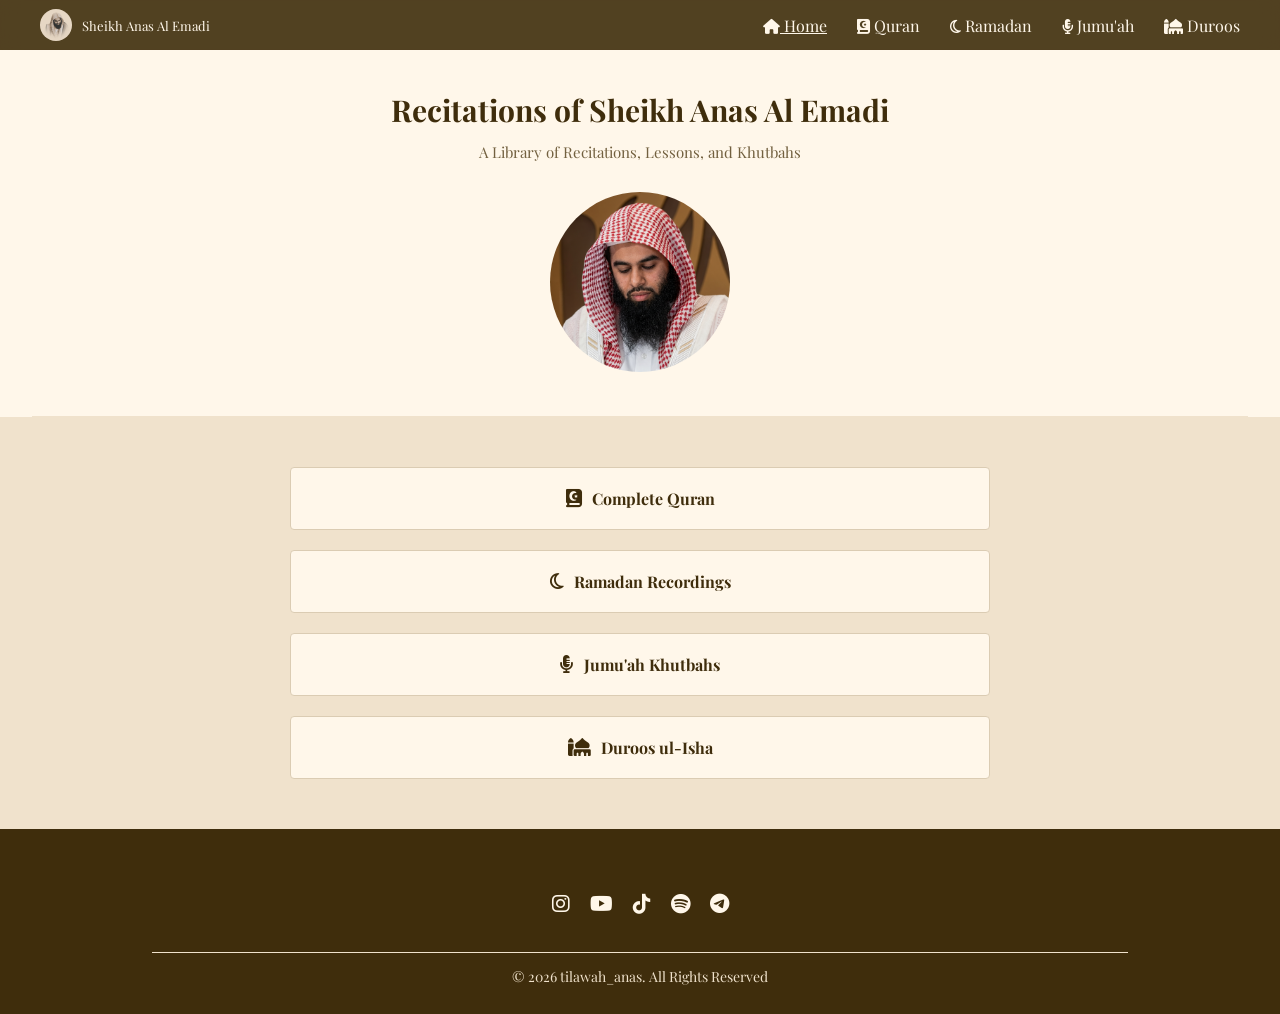
<file: index.html>
<!DOCTYPE html>
<html lang="en">
  <head>
    <meta charset="UTF-8">
    <meta name="viewport" content="width=device-width, initial-scale=1.0">
    <title>Tilawah | Anas Al Emadi</title>
    <link rel="stylesheet" href="style.css">
    <link rel="stylesheet" href="https://cdnjs.cloudflare.com/ajax/libs/font-awesome/6.7.2/css/all.min.css">
  </head>
  <body>
  
    <header>

      <!-- Navigation Bar -->
      <nav class="navbar">
        <div class="nav-left">
          <a href="#">
            <img src="assets/anas-pfp.jpg" alt="Anas" />
          </a>
          <p>Sheikh Anas Al Emadi</p>
        </div>

        <!-- Hamburger button -->
        <button
          class="menu-toggle"
          id="menu-toggle"
          aria-label="Open navigation menu"
          aria-expanded="false"
          aria-controls="nav-right"
        >
          <i class="fa-solid fa-bars"></i>
        </button>

        <!-- Navigation links -->
        <div class="nav-right" id="nav-right">
          <div class="sidebar-header">
            <span>Navigation</span>

            <button
              class="menu-close"
              id="menu-close"
              aria-label="Close navigation menu"
            >
              <i class="fa-solid fa-xmark"></i>
            </button>
          </div>

          <a href="index.html" id="active">
            <i class="fa-solid fa-house"></i>
            <span>Home</span>
          </a>

          <a href="pages/quran.html">
            <i class="fa-solid fa-book-quran"></i>
            <span>Quran</span>
          </a>

          <a href="pages/ramadan.html">
            <i class="fa-regular fa-moon"></i>
            <span>Ramadan</span>
          </a>

          <a href="pages/jumuah.html">
            <i class="fa-solid fa-microphone-lines"></i>
            <span>Jumu'ah</span>
          </a>

          <a href="pages/duroos.html">
            <i class="fa-solid fa-mosque"></i>
            <span>Duroos</span>
          </a>
        </div>
      </nav>

      <!-- Background overlay -->
      <div class="sidebar-overlay" id="sidebar-overlay"></div>

    </header>

    <main>

      <!-- Hero Section -->
      <section class="hero">
        <div class="hero-text">
          <h1>Recitations of Sheikh Anas Al Emadi</h1>
          <p>A Library of Recitations, Lessons, and Khutbahs</p>
        </div>

        <div class="hero-pic">
          <img src="assets\hero-pic.png" alt="Sheikh Anas">
        </div>
      </section>

      <hr>

      <section class="library">

        <div class="links">
          <a href="pages/quran.html" class="card">
            <i class="fa-solid fa-book-quran"></i>
            <h4>Complete Quran</h4>
          </a>
          <a href="pages/ramadan.html" class="card">
            <i class="fa-regular fa-moon"></i>
            <h4>Ramadan Recordings</h4>
          </a>
          <a href="pages/jumuah.html" class="card">
            <i class="fa-solid fa-microphone-lines"></i>
            <h4>Jumu'ah Khutbahs</h4>
          </a>
          <a href="pages/duroos.html" class="card">
            <i class="fa-solid fa-mosque"></i>
            <h4>Duroos ul-Isha</h4>
          </a>
        </div>

      </section>
    
    </main>

    <footer class="footer">
      <div class="social-links">
        <a href="https://www.instagram.com/tilawah_anas" target="_blank"><i class="fa-brands fa-instagram"></i></a>
        <a href="https://youtube.com/@anas.alemadi" target="_blank"><i class="fa-brands fa-youtube"></i></a>
        <a href="https://www.tiktok.com/@tilawah_anas" target="_blank"><i class="fa-brands fa-tiktok"></i></a>
        <a href="https://open.spotify.com/show/4SCIhXY1uaJOA1KTtBuLnr?si=qJcpWvr6SriIQe-wH5o7fw" target="_blank"><i class="fa-brands fa-spotify"></i></a>
        <a href="https://t.me/til4wah" target="_blank"><i class="fa-brands fa-telegram"></i></a>
      </div>

      <hr>

      <p>&copy; 2026 tilawah_anas. All Rights Reserved</p>
    </footer>

    <script src="js/nav.js"></script>

  </body>
</html>
</file>
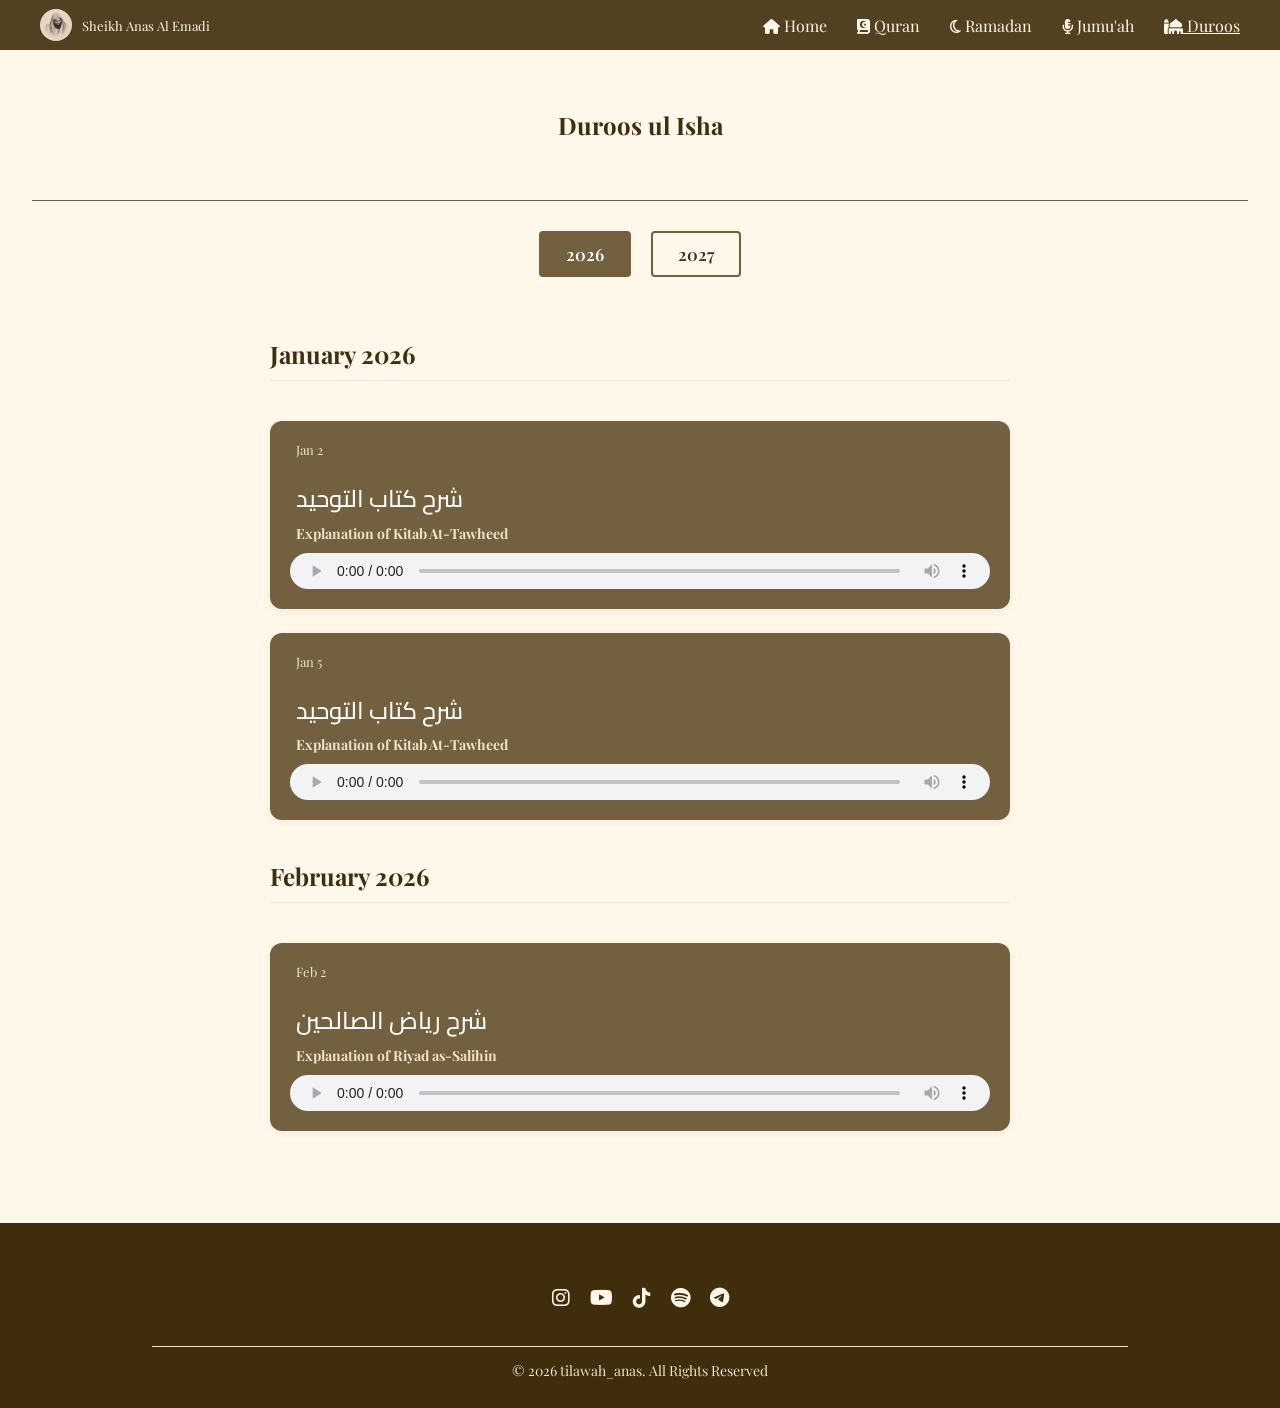
<file: pages/duroos.html>
<!DOCTYPE html>
<html lang="en">
  <head>
    <meta charset="UTF-8">
    <meta name="viewport" content="width=device-width, initial-scale=1.0">
    <title>Duroos ul-Isha</title>
    <link rel="stylesheet" href="../css/duroos.css">
    <link rel="stylesheet" href="https://cdnjs.cloudflare.com/ajax/libs/font-awesome/6.7.2/css/all.min.css">
  </head>
  <body>

    <header>

      <!-- Navigation Bar -->
      <nav class="navbar">
        <div class="nav-left">
          <a href="#">
            <img src="../assets/anas-pfp.jpg" alt="Anas" />
          </a>
          <p>Sheikh Anas Al Emadi</p>
        </div>

        <!-- Hamburger button -->
        <button
          class="menu-toggle"
          id="menu-toggle"
          aria-label="Open navigation menu"
          aria-expanded="false"
          aria-controls="nav-right"
        >
          <i class="fa-solid fa-bars"></i>
        </button>

        <!-- Navigation links -->
        <div class="nav-right" id="nav-right">
          <div class="sidebar-header">
            <span>Navigation</span>

            <button
              class="menu-close"
              id="menu-close"
              aria-label="Close navigation menu"
            >
              <i class="fa-solid fa-xmark"></i>
            </button>
          </div>

          <a href="../index.html">
            <i class="fa-solid fa-house"></i>
            <span>Home</span>
          </a>

          <a href="quran.html">
            <i class="fa-solid fa-book-quran"></i>
            <span>Quran</span>
          </a>

          <a href="ramadan.html">
            <i class="fa-regular fa-moon"></i>
            <span>Ramadan</span>
          </a>

          <a href="jumuah.html">
            <i class="fa-solid fa-microphone-lines"></i>
            <span>Jumu'ah</span>
          </a>

          <a href="duroos.html" id="active">
            <i class="fa-solid fa-mosque"></i>
            <span>Duroos</span>
          </a>
        </div>
      </nav>

      <!-- Background overlay -->
      <div class="sidebar-overlay" id="sidebar-overlay"></div>

    </header>

    <main>

      <section class="hero">
        <h1 class="quran-title">Duroos ul Isha</h1>
      </section>

      <hr>

      <section class="year-tabs">
        <button class="year-btn active" data-year="2026">2026</button>
        <button class="year-btn" data-year="2027">2027</button>
      </section>

      <section class="quran-library">
        <div id="duroos-list" class="grid-container">
          <!-- JS fills this -->
        </div>
      </section>

    </main>

    <footer class="footer">
      <div class="social-links">
        <a href="https://www.instagram.com/tilawah_anas" target="_blank"><i class="fa-brands fa-instagram"></i></a>
        <a href="https://youtube.com/@anas.alemadi" target="_blank"><i class="fa-brands fa-youtube"></i></a>
        <a href="https://www.tiktok.com/@tilawah_anas" target="_blank"><i class="fa-brands fa-tiktok"></i></a>
        <a href="https://open.spotify.com/show/4SCIhXY1uaJOA1KTtBuLnr?si=qJcpWvr6SriIQe-wH5o7fw" target="_blank"><i class="fa-brands fa-spotify"></i></a>
        <a href="https://t.me/til4wah" target="_blank"><i class="fa-brands fa-telegram"></i></a>
      </div>

      <hr>

      <p>&copy; 2026 tilawah_anas. All Rights Reserved</p>
    </footer>

    <script src="../js/nav.js"></script>
    <script type="module" src="../js/duroos.js"></script>
      
  </body>
</html>
</file>
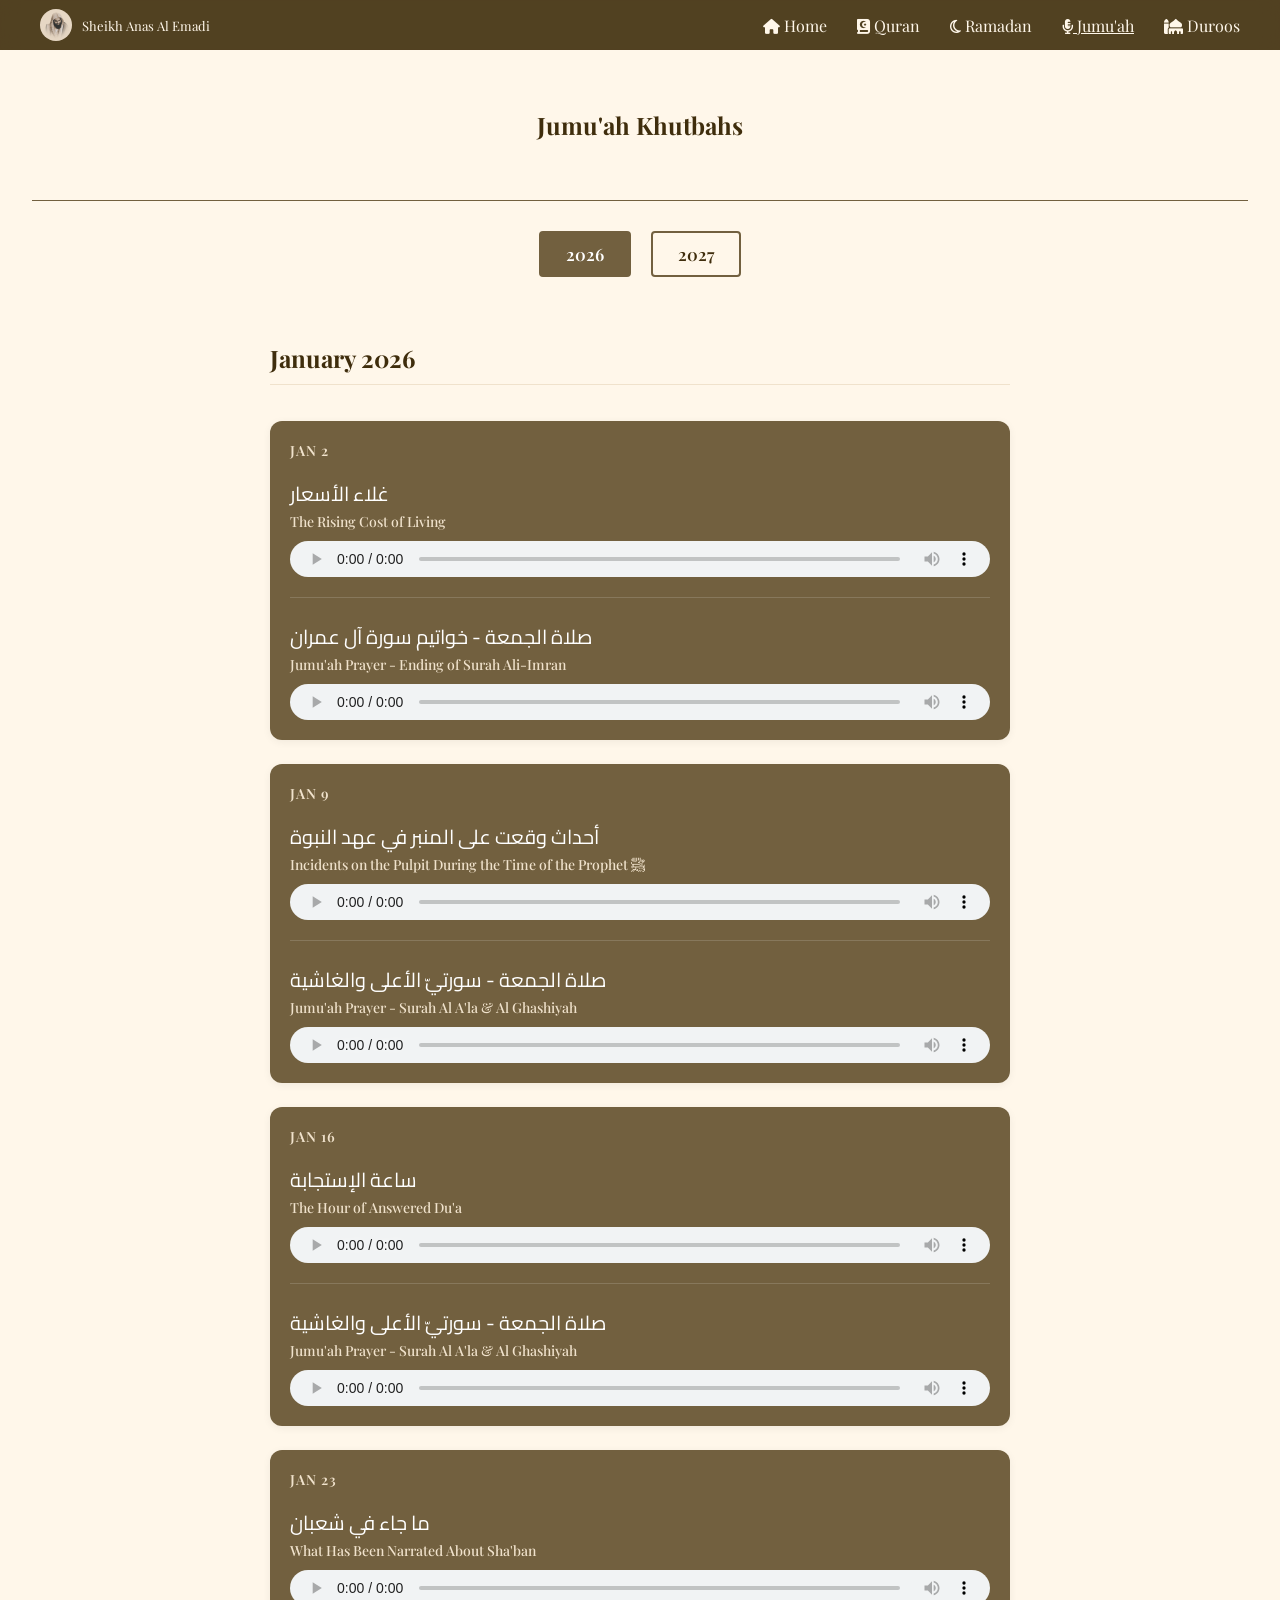
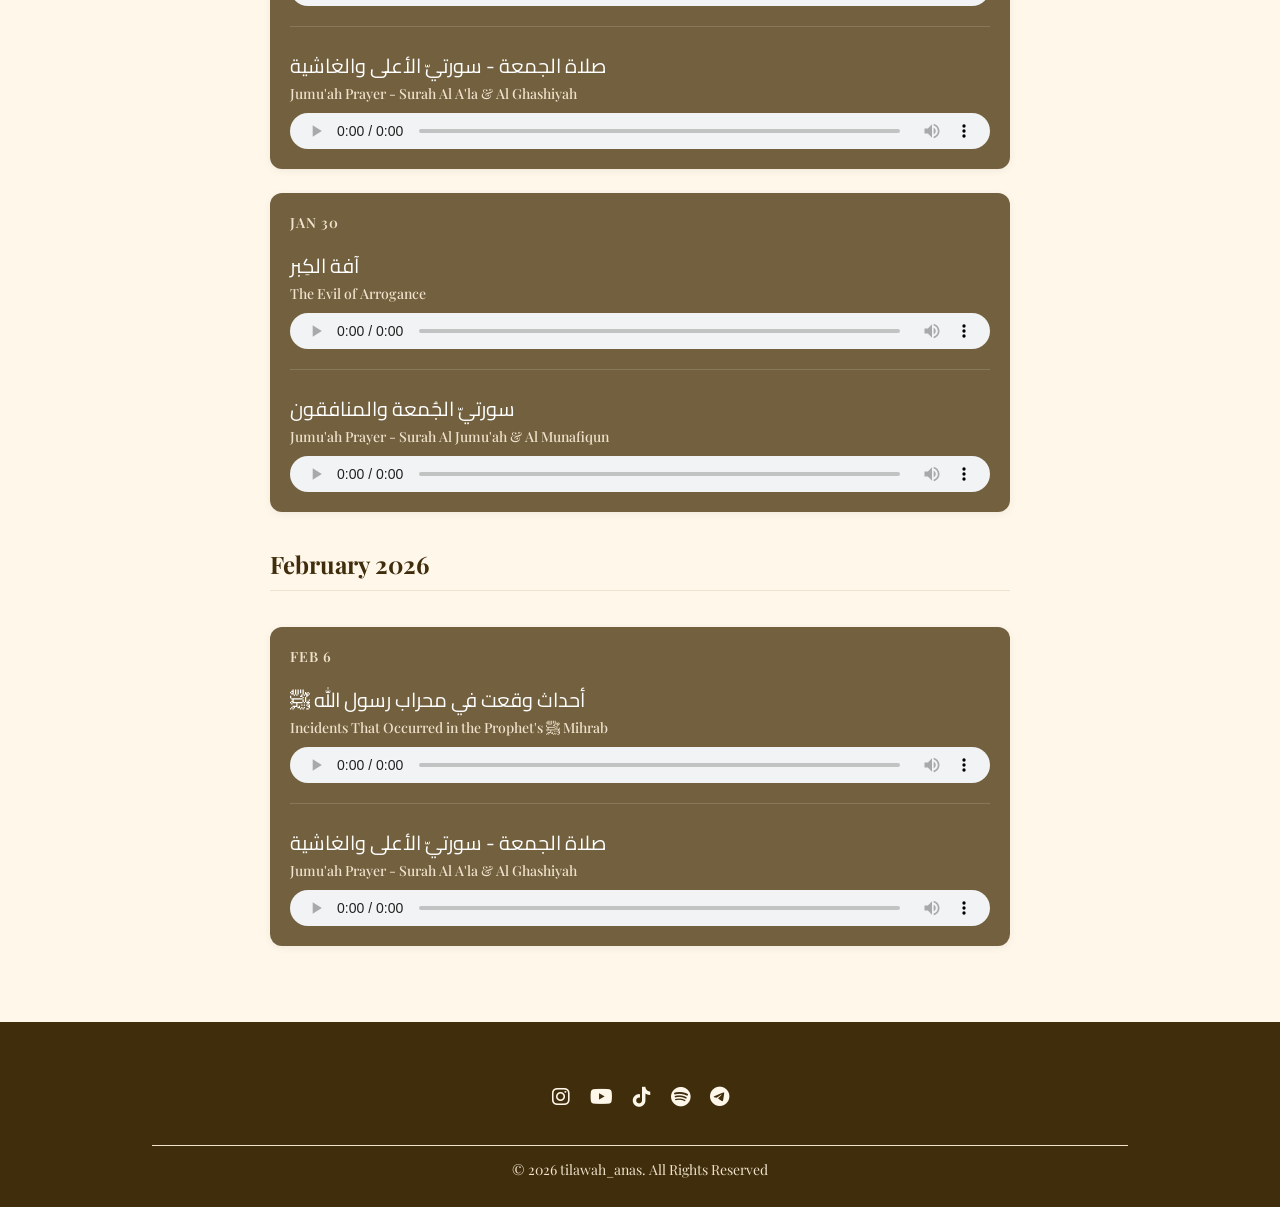
<file: pages/jumuah.html>
<!DOCTYPE html>
<html lang="en">
  <head>
    <meta charset="UTF-8">
    <meta name="viewport" content="width=device-width, initial-scale=1.0">
    <title>Jumu'ah Recordings</title>
    <link rel="stylesheet" href="../css/jumuah.css">
    <link rel="stylesheet" href="https://cdnjs.cloudflare.com/ajax/libs/font-awesome/6.7.2/css/all.min.css">
  </head>
  <body>

    <header>

      <!-- Navigation Bar -->
      <nav class="navbar">
        <div class="nav-left">
          <a href="#">
            <img src="../assets/anas-pfp.jpg" alt="Anas" />
          </a>
          <p>Sheikh Anas Al Emadi</p>
        </div>

        <!-- Hamburger button -->
        <button
          class="menu-toggle"
          id="menu-toggle"
          aria-label="Open navigation menu"
          aria-expanded="false"
          aria-controls="nav-right"
        >
          <i class="fa-solid fa-bars"></i>
        </button>

        <!-- Navigation links -->
        <div class="nav-right" id="nav-right">
          <div class="sidebar-header">
            <span>Navigation</span>

            <button
              class="menu-close"
              id="menu-close"
              aria-label="Close navigation menu"
            >
              <i class="fa-solid fa-xmark"></i>
            </button>
          </div>

          <a href="../index.html">
            <i class="fa-solid fa-house"></i>
            <span>Home</span>
          </a>

          <a href="quran.html">
            <i class="fa-solid fa-book-quran"></i>
            <span>Quran</span>
          </a>

          <a href="ramadan.html">
            <i class="fa-regular fa-moon"></i>
            <span>Ramadan</span>
          </a>

          <a href="jumuah.html" id="active">
            <i class="fa-solid fa-microphone-lines"></i>
            <span>Jumu'ah</span>
          </a>

          <a href="duroos.html">
            <i class="fa-solid fa-mosque"></i>
            <span>Duroos</span>
          </a>
        </div>
      </nav>

      <!-- Background overlay -->
      <div class="sidebar-overlay" id="sidebar-overlay"></div>

    </header>

    <main>

      <section class="hero">
        <h1 class="quran-title">Jumu'ah Khutbahs</h1>
      </section>

      <hr>

      <section class="year-tabs">
        <button class="year-btn active" data-year="2026">2026</button>
        <button class="year-btn" data-year="2027">2027</button>
      </section>

      <section class="quran-library">
        <div id="khutbah-list">
          <!-- JS fills this -->
        </div>
      </section>

    </main>

    <footer class="footer">
      <div class="social-links">
        <a href="https://www.instagram.com/tilawah_anas" target="_blank"><i class="fa-brands fa-instagram"></i></a>
        <a href="https://youtube.com/@anas.alemadi" target="_blank"><i class="fa-brands fa-youtube"></i></a>
        <a href="https://www.tiktok.com/@tilawah_anas" target="_blank"><i class="fa-brands fa-tiktok"></i></a>
        <a href="https://open.spotify.com/show/4SCIhXY1uaJOA1KTtBuLnr?si=qJcpWvr6SriIQe-wH5o7fw" target="_blank"><i class="fa-brands fa-spotify"></i></a>
        <a href="https://t.me/til4wah" target="_blank"><i class="fa-brands fa-telegram"></i></a>
      </div>

      <hr>

      <p>&copy; 2026 tilawah_anas. All Rights Reserved</p>
    </footer>

    <script src="../js/nav.js"></script>
    <script type="module" src="../js/jumuah.js"></script>
      
  </body>
</html>
</file>
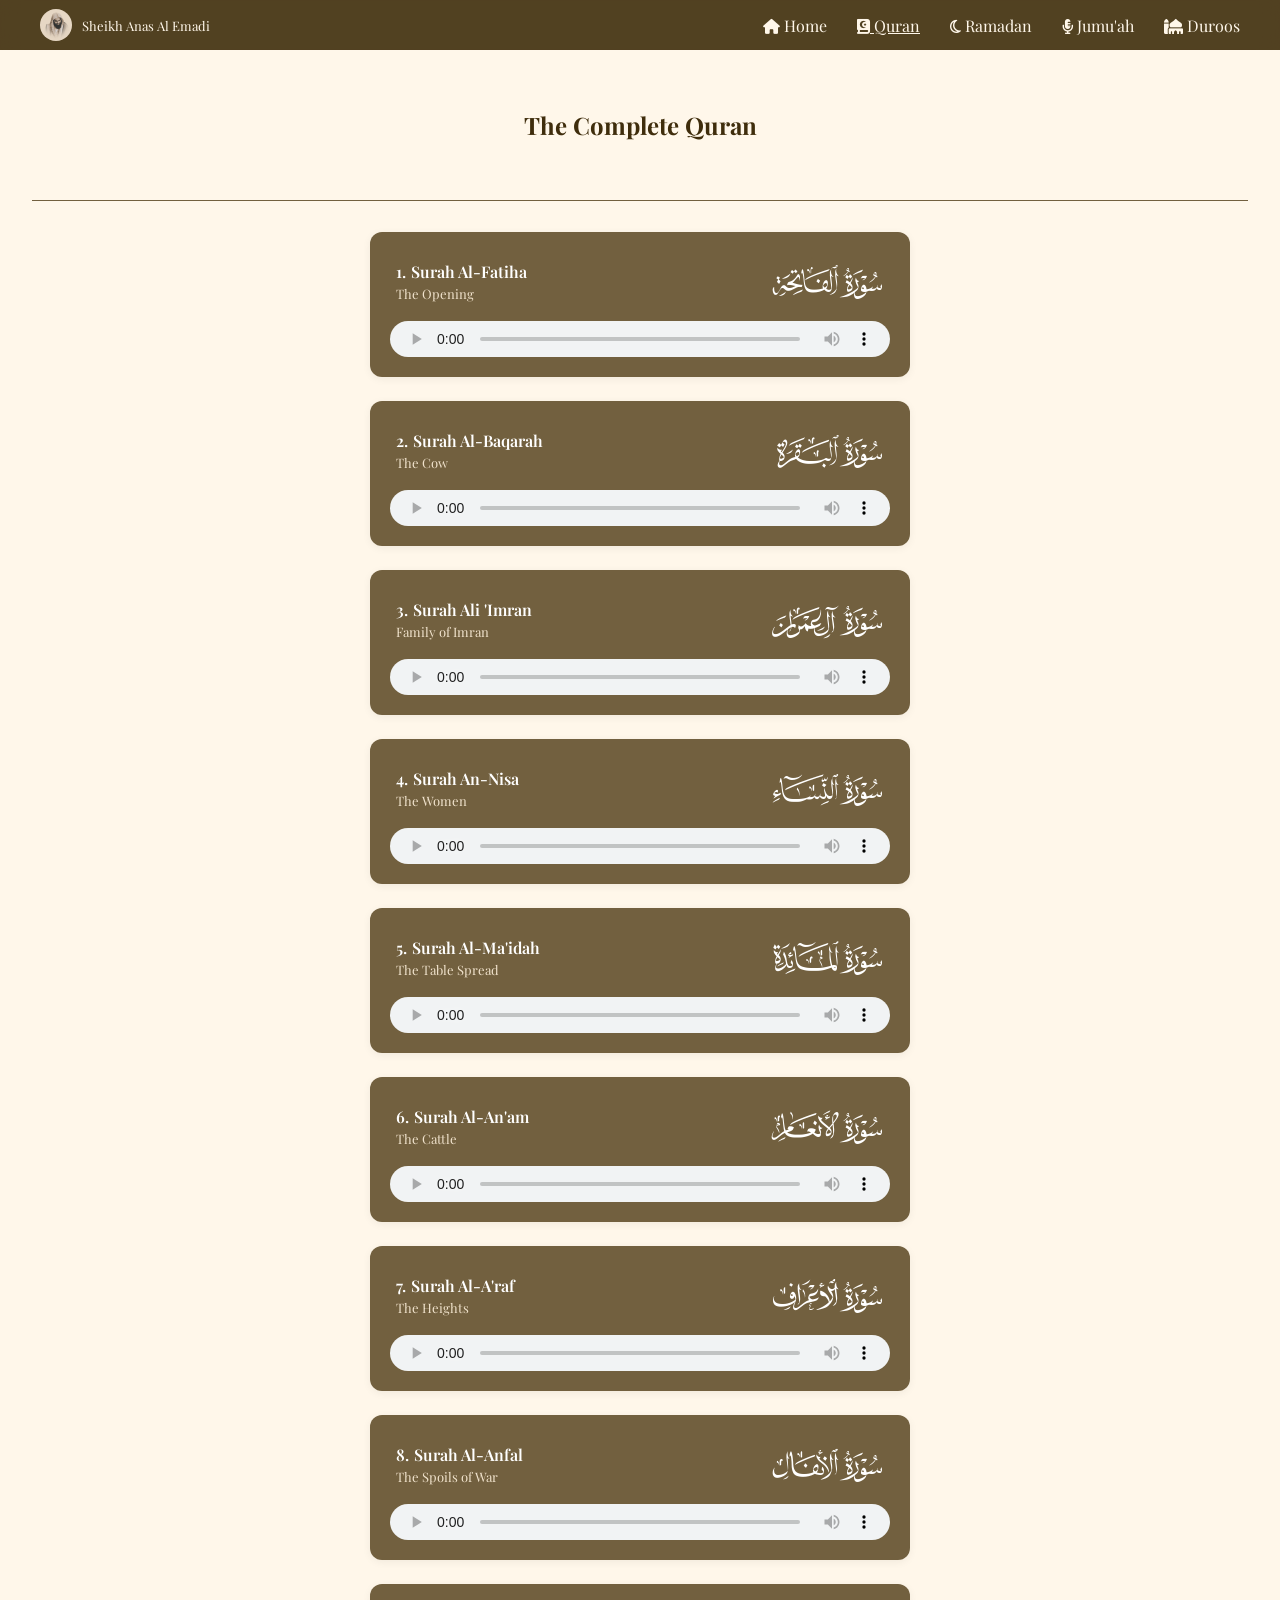
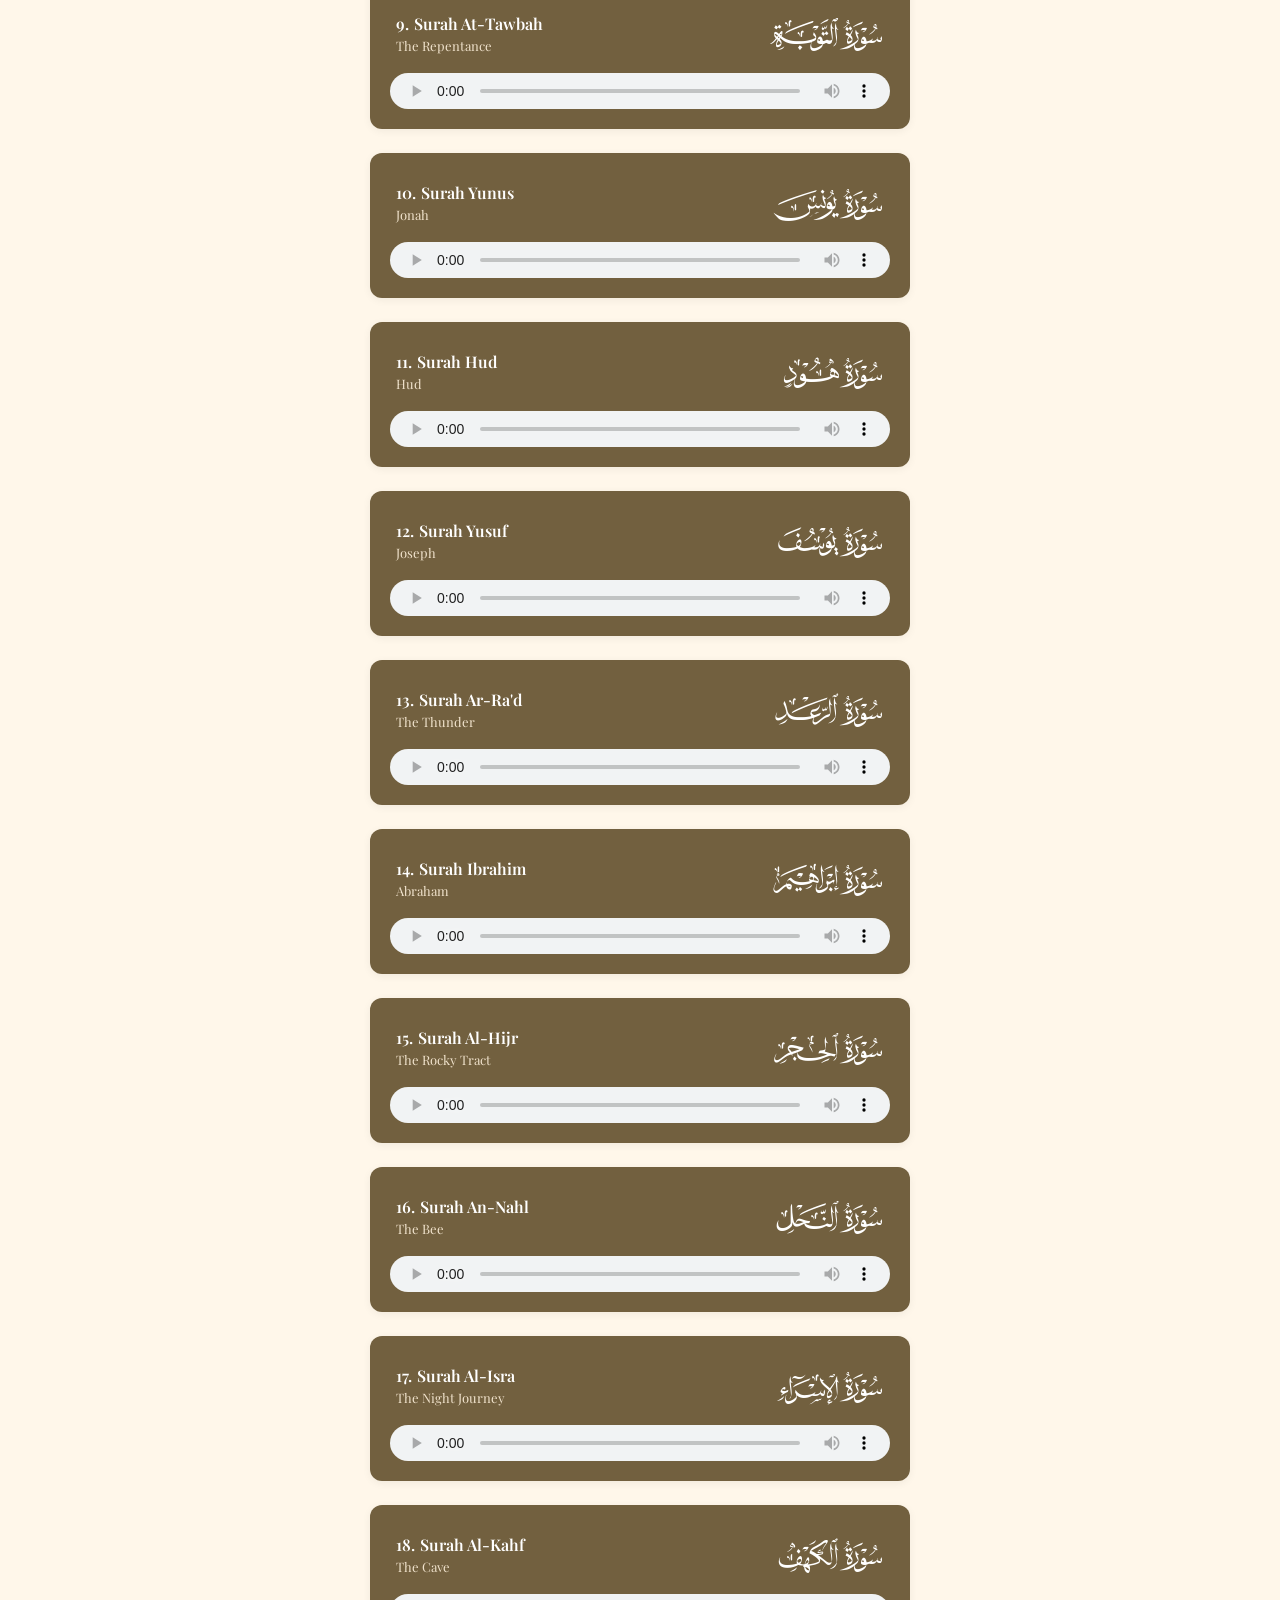
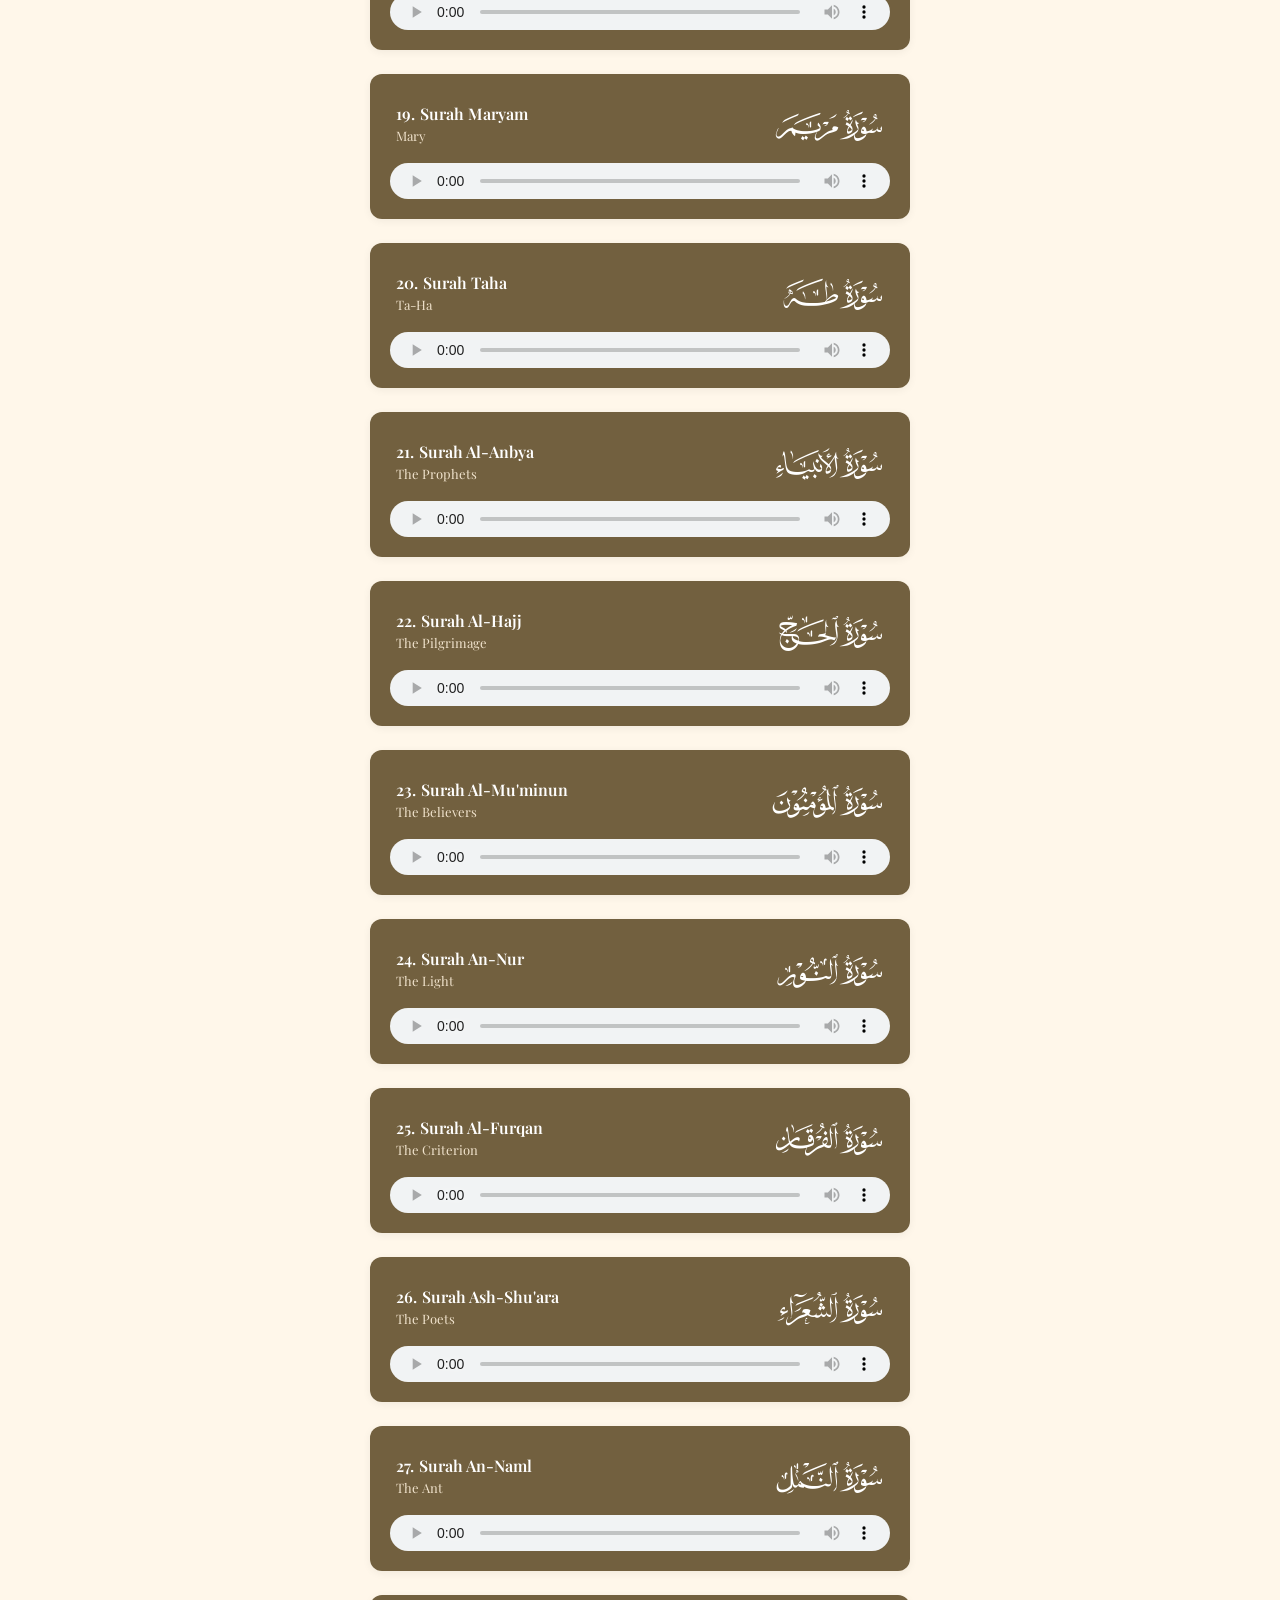
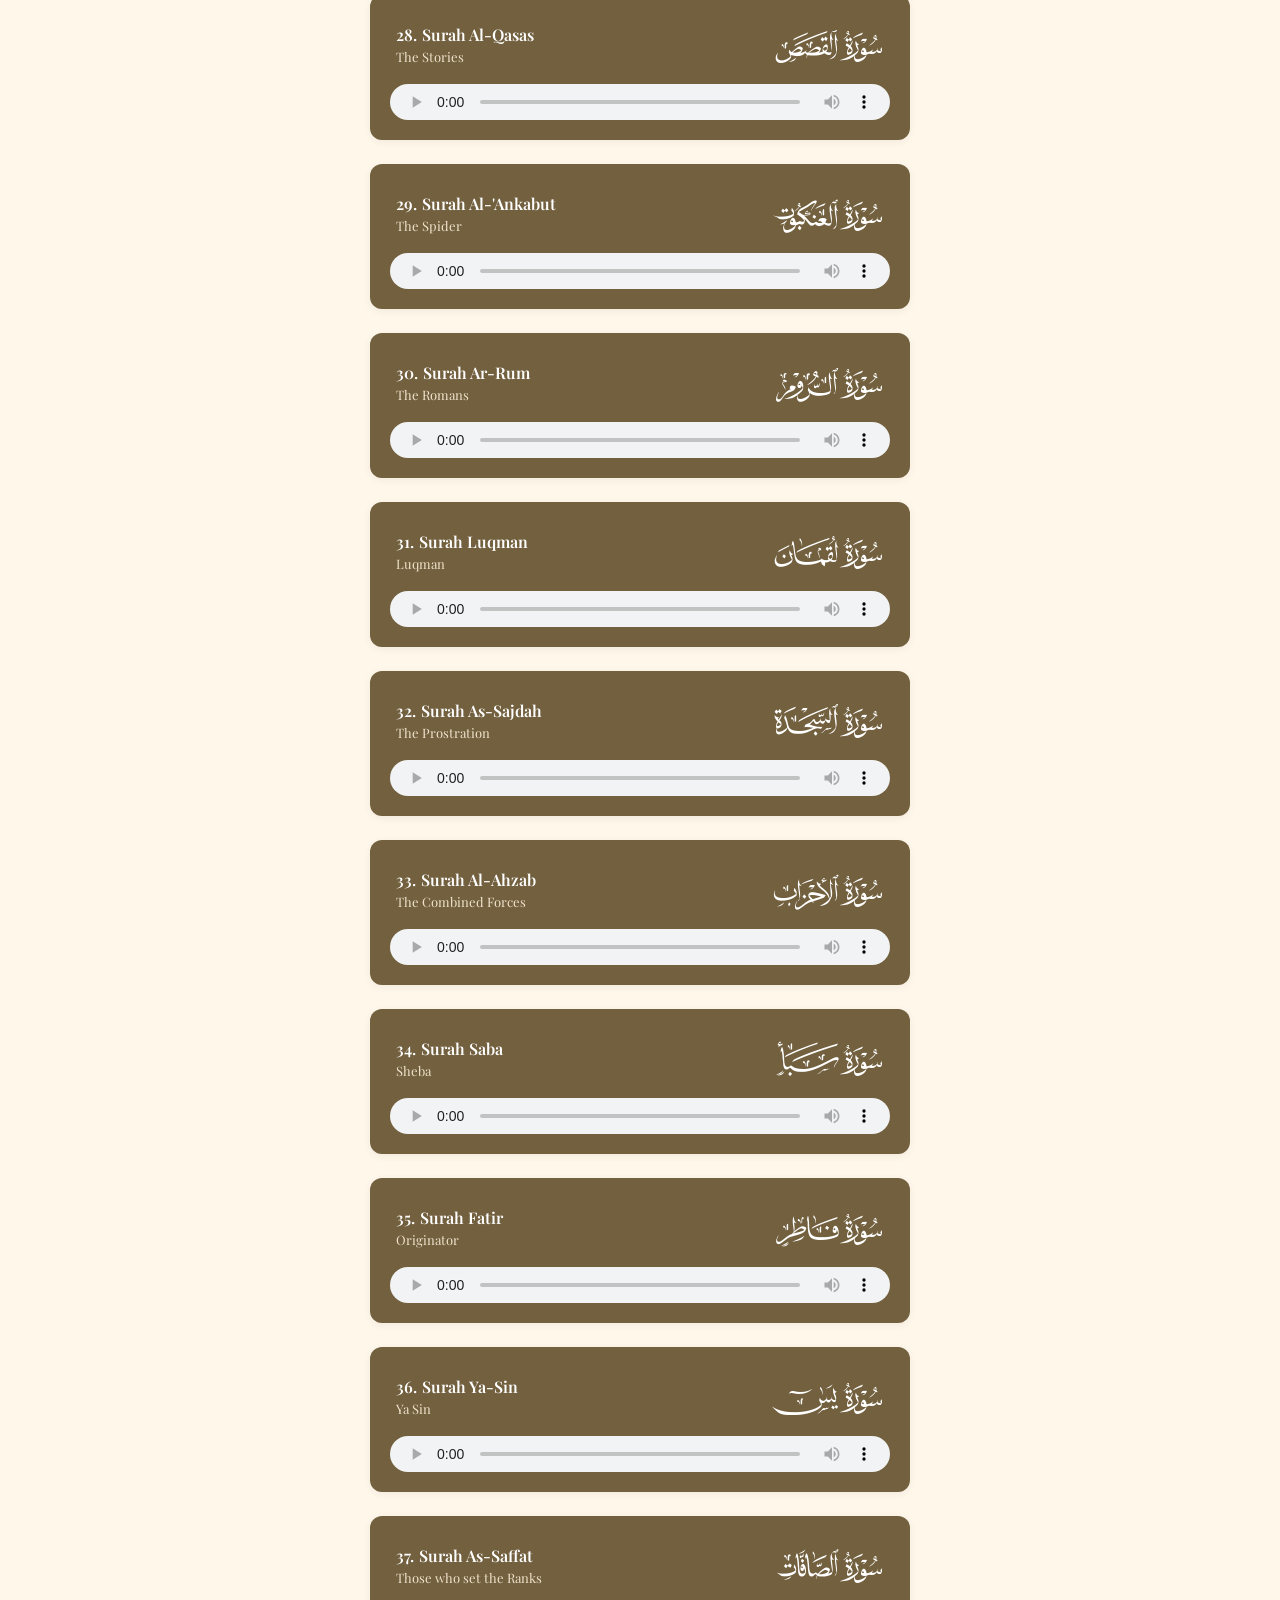
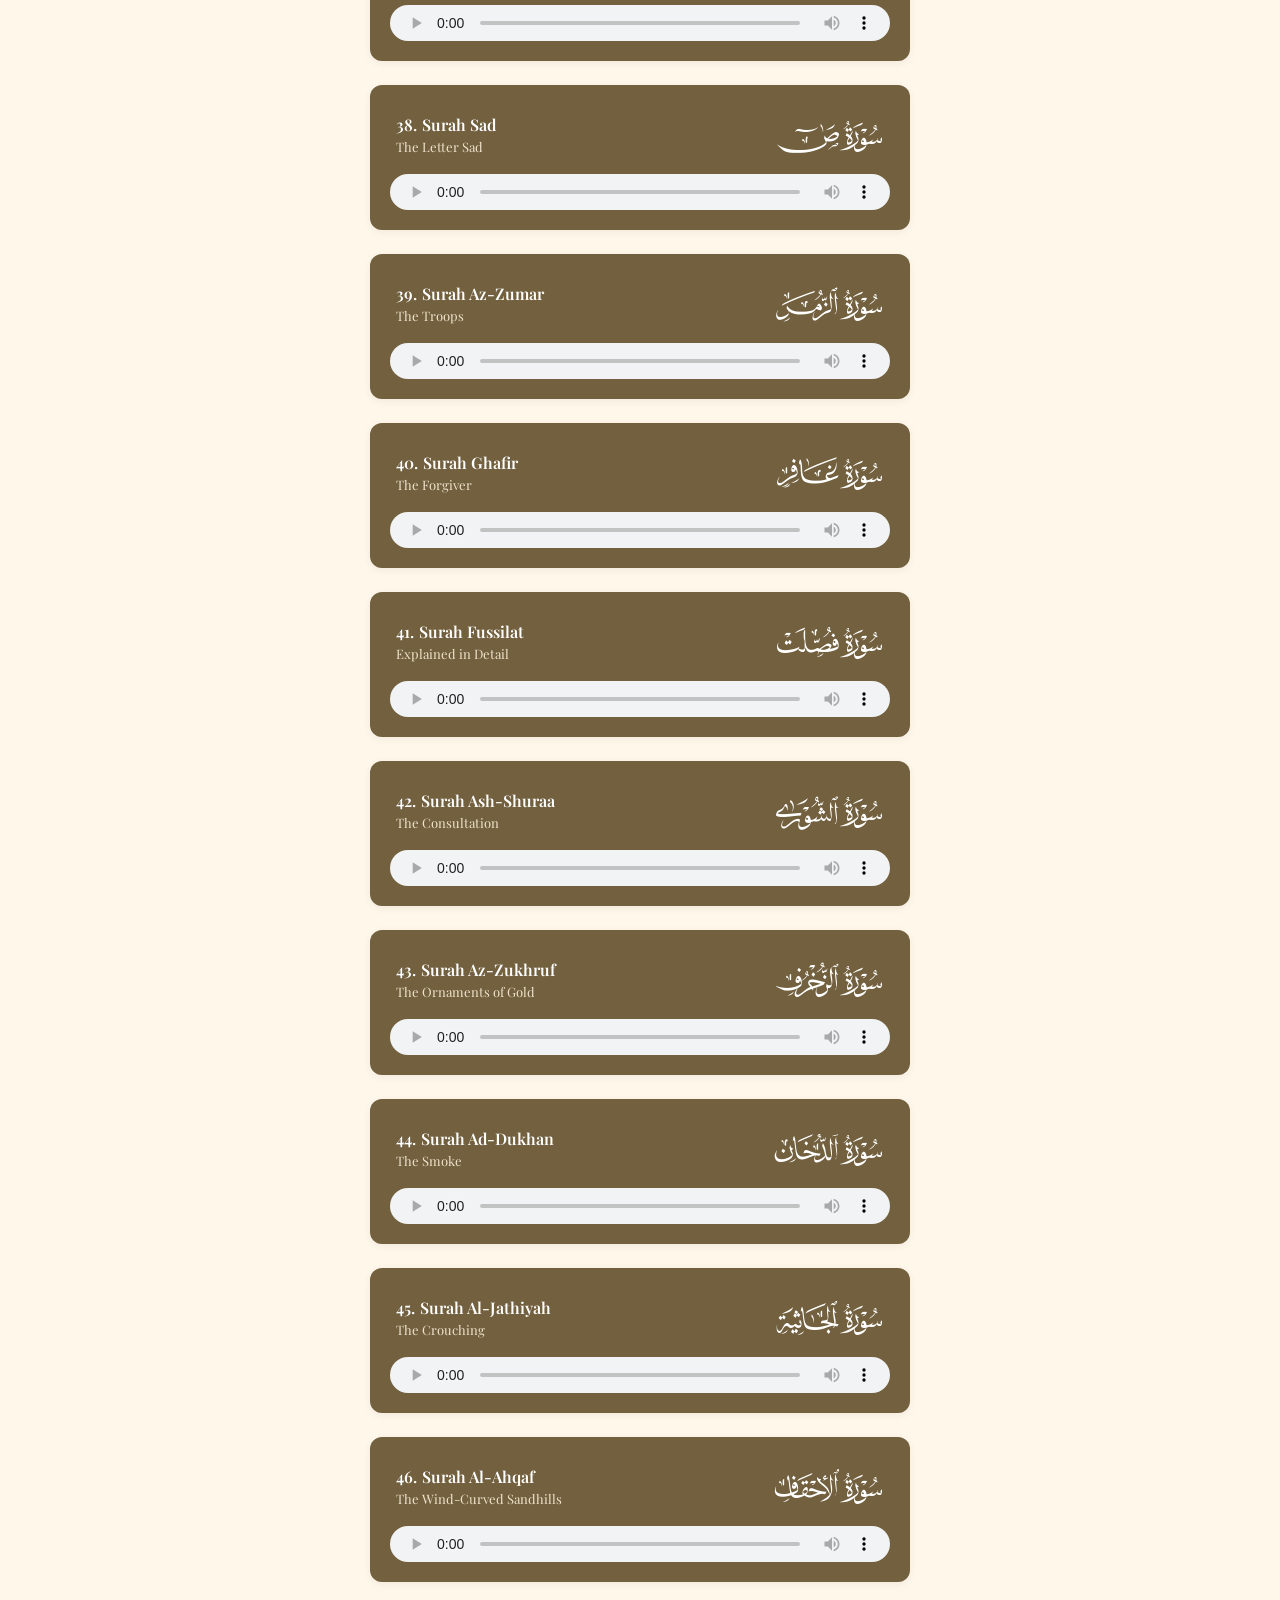
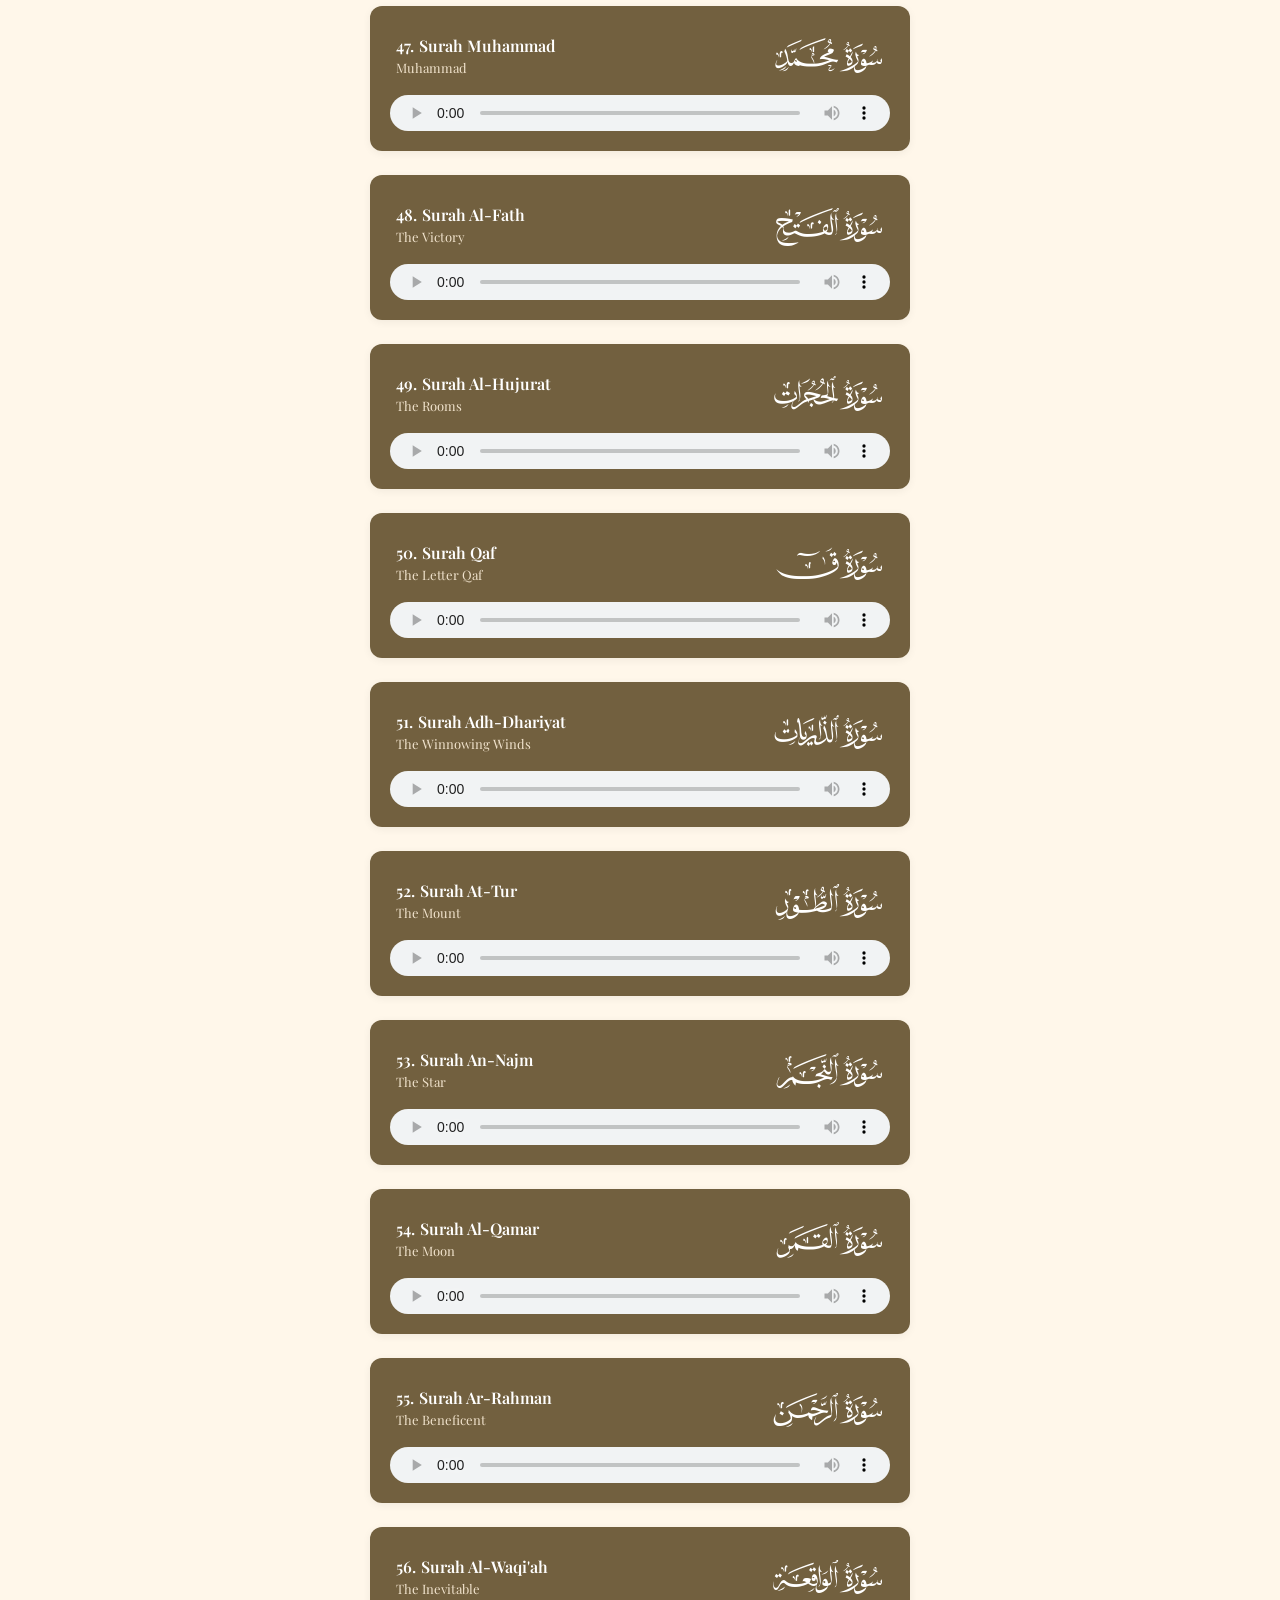
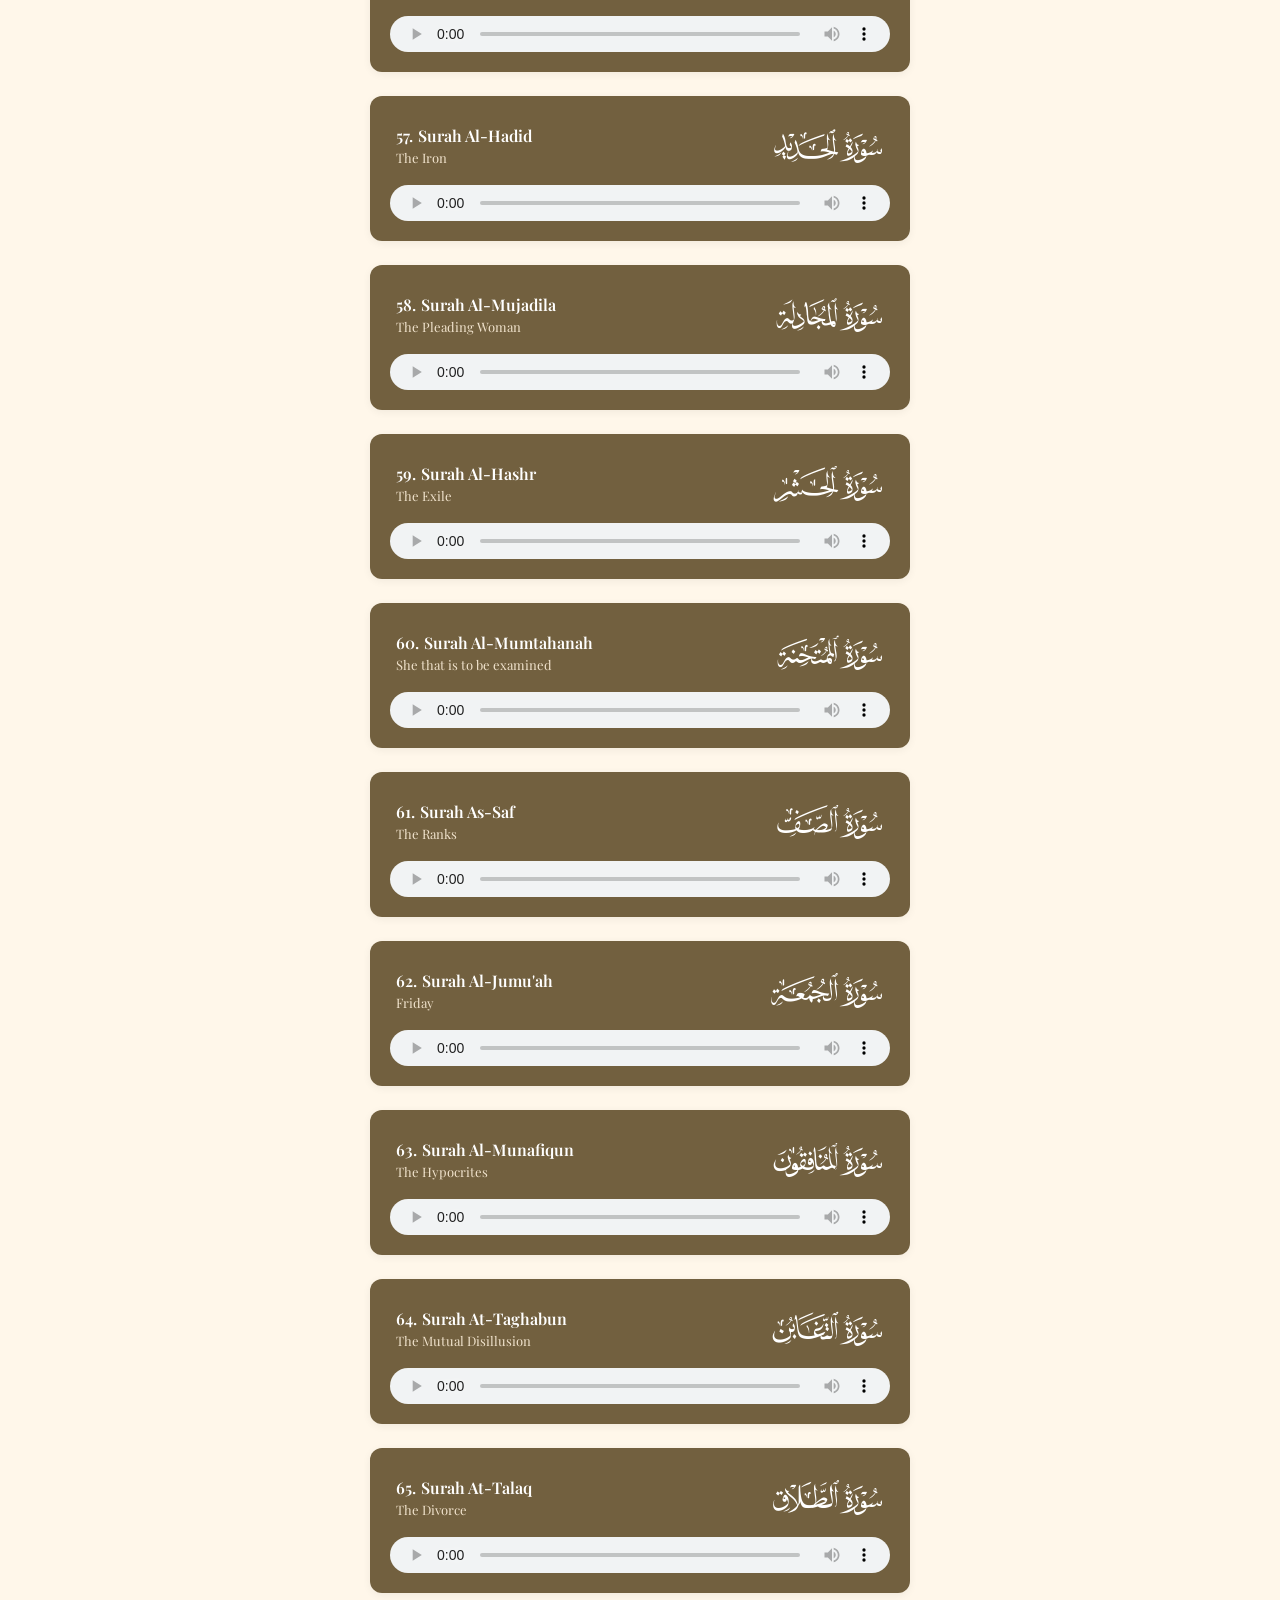
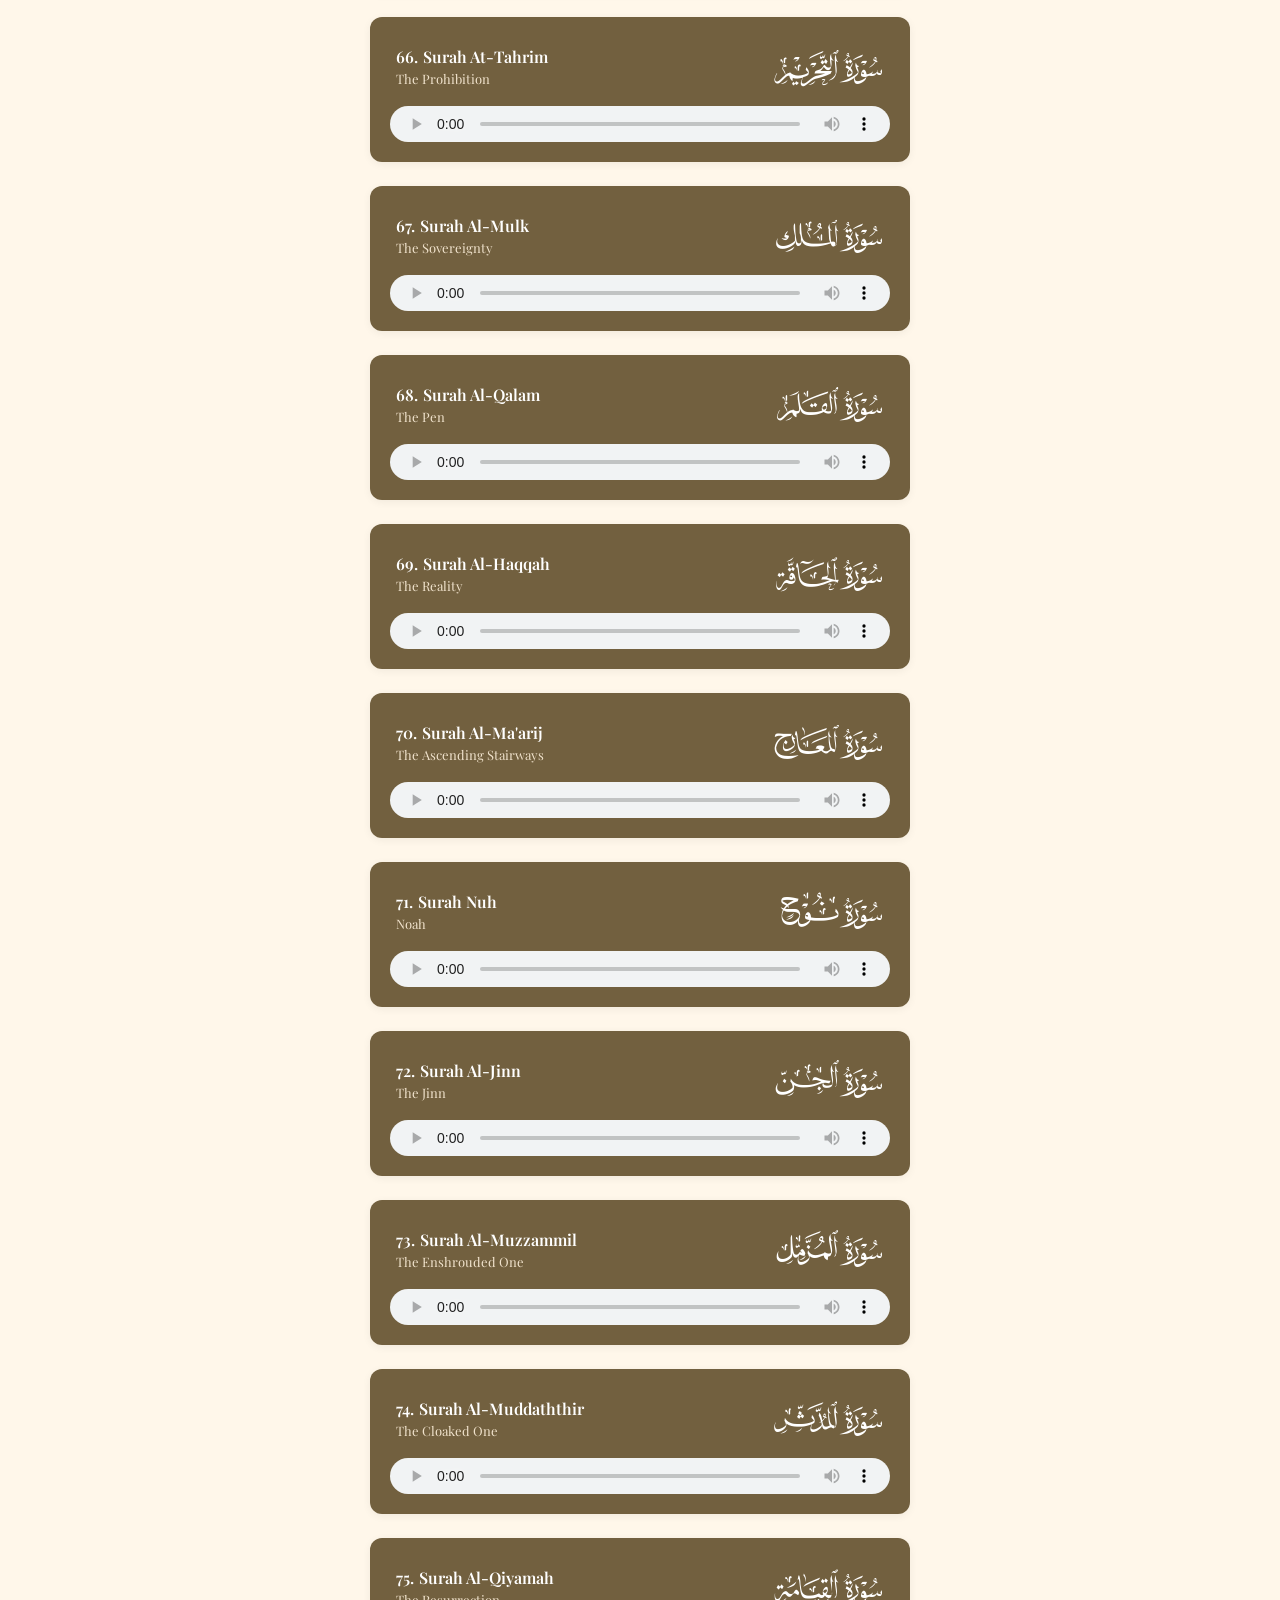
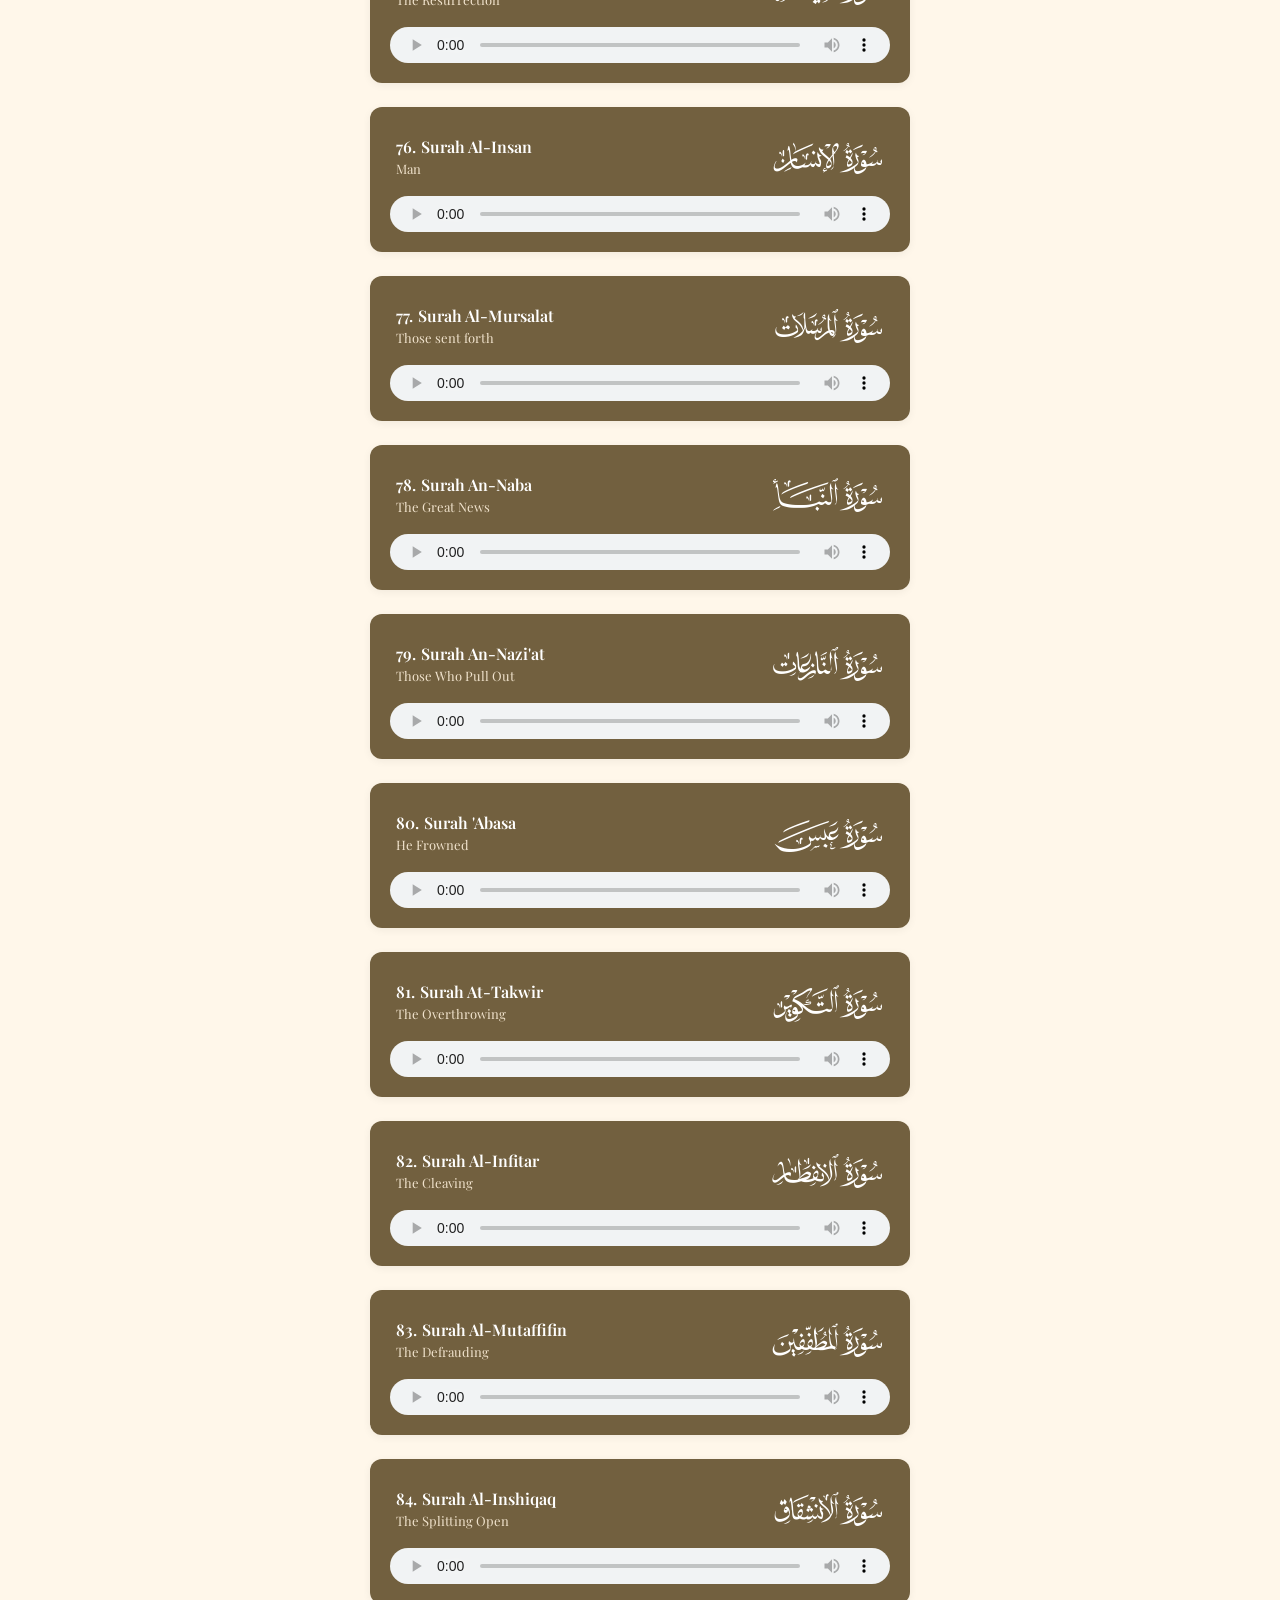
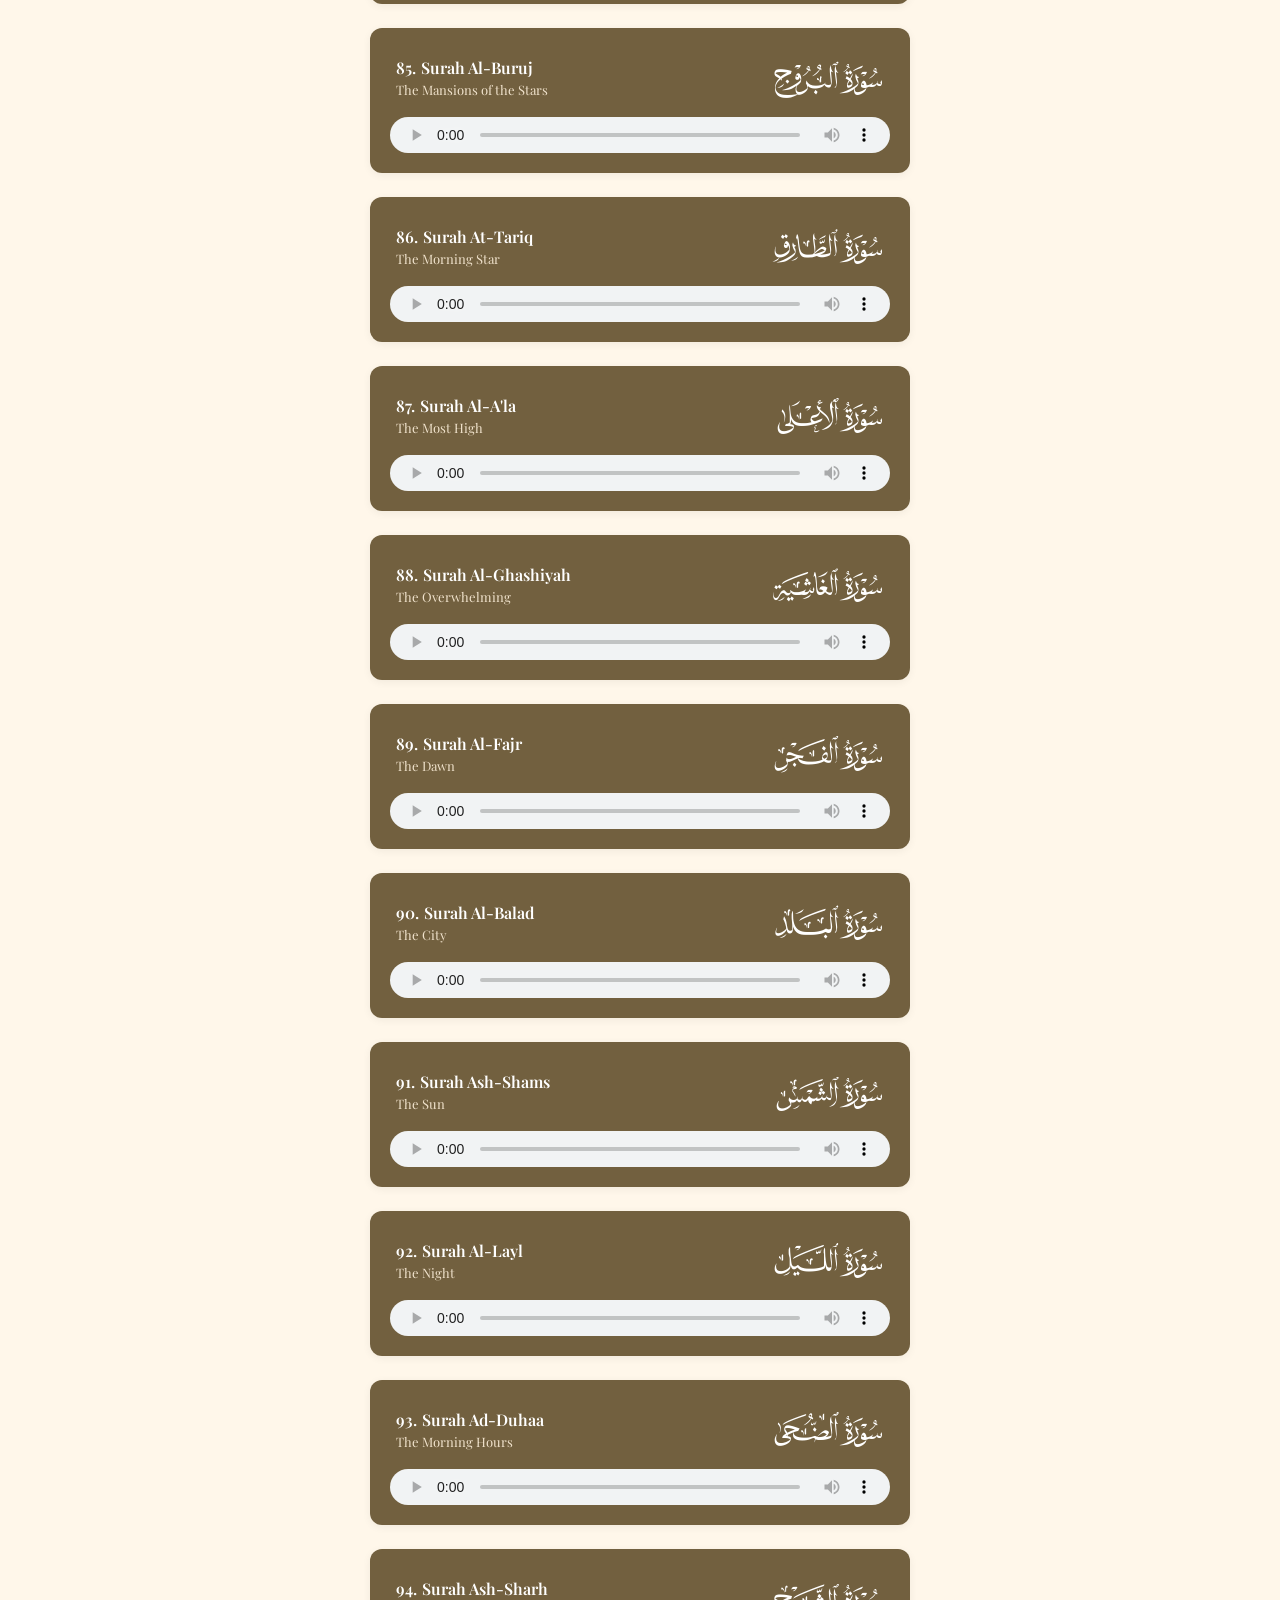
<file: pages/quran.html>
<!DOCTYPE html>
<html lang="en">
  <head>
      <meta charset="UTF-8">
      <meta name="viewport" content="width=device-width, initial-scale=1.0">
      <title>The Holy Quran</title>
      <link rel="stylesheet" href="../css/quran.css">
      <link rel="stylesheet" href="https://cdnjs.cloudflare.com/ajax/libs/font-awesome/6.7.2/css/all.min.css">
  </head>
  <body>
      
    <header>

      <!-- Navigation Bar -->
      <nav class="navbar">
        <div class="nav-left">
          <a href="#">
            <img src="../assets/anas-pfp.jpg" alt="Anas" />
          </a>
          <p>Sheikh Anas Al Emadi</p>
        </div>

        <!-- Hamburger button -->
        <button
          class="menu-toggle"
          id="menu-toggle"
          aria-label="Open navigation menu"
          aria-expanded="false"
          aria-controls="nav-right"
        >
          <i class="fa-solid fa-bars"></i>
        </button>

        <!-- Navigation links -->
        <div class="nav-right" id="nav-right">
          <div class="sidebar-header">
            <span>Navigation</span>

            <button
              class="menu-close"
              id="menu-close"
              aria-label="Close navigation menu"
            >
              <i class="fa-solid fa-xmark"></i>
            </button>
          </div>

          <a href="../index.html">
            <i class="fa-solid fa-house"></i>
            <span>Home</span>
          </a>

          <a href="quran.html" id="active">
            <i class="fa-solid fa-book-quran"></i>
            <span>Quran</span>
          </a>

          <a href="ramadan.html">
            <i class="fa-regular fa-moon"></i>
            <span>Ramadan</span>
          </a>

          <a href="jumuah.html">
            <i class="fa-solid fa-microphone-lines"></i>
            <span>Jumu'ah</span>
          </a>

          <a href="duroos.html">
            <i class="fa-solid fa-mosque"></i>
            <span>Duroos</span>
          </a>
        </div>
      </nav>

      <!-- Background overlay -->
      <div class="sidebar-overlay" id="sidebar-overlay"></div>

    </header>

    <main>

      <section class="hero">
        <h1 class="quran-title">The Complete Quran</h1>
      </section>  
      
      <hr>

      <section class="quran-library">
        <div id="surah-list" class="grid-container">
          <!-- JS will fill this in automatically -->
        </div>
      </section>
              
    </main>

    <footer class="footer">
      <div class="social-links">
        <a href="https://www.instagram.com/tilawah_anas" target="_blank"><i class="fa-brands fa-instagram"></i></a>
        <a href="https://youtube.com/@anas.alemadi" target="_blank"><i class="fa-brands fa-youtube"></i></a>
        <a href="https://www.tiktok.com/@tilawah_anas" target="_blank"><i class="fa-brands fa-tiktok"></i></a>
        <a href="https://open.spotify.com/show/4SCIhXY1uaJOA1KTtBuLnr?si=qJcpWvr6SriIQe-wH5o7fw" target="_blank"><i class="fa-brands fa-spotify"></i></a>
        <a href="https://t.me/til4wah" target="_blank"><i class="fa-brands fa-telegram"></i></a>
      </div>

      <hr>

      <p>&copy; 2026 tilawah_anas. All Rights Reserved</p>
    </footer>

    <script src="../js/nav.js"></script>
    <script type="module" src="../js/data.js"></script>

  </body>
</html>
</file>
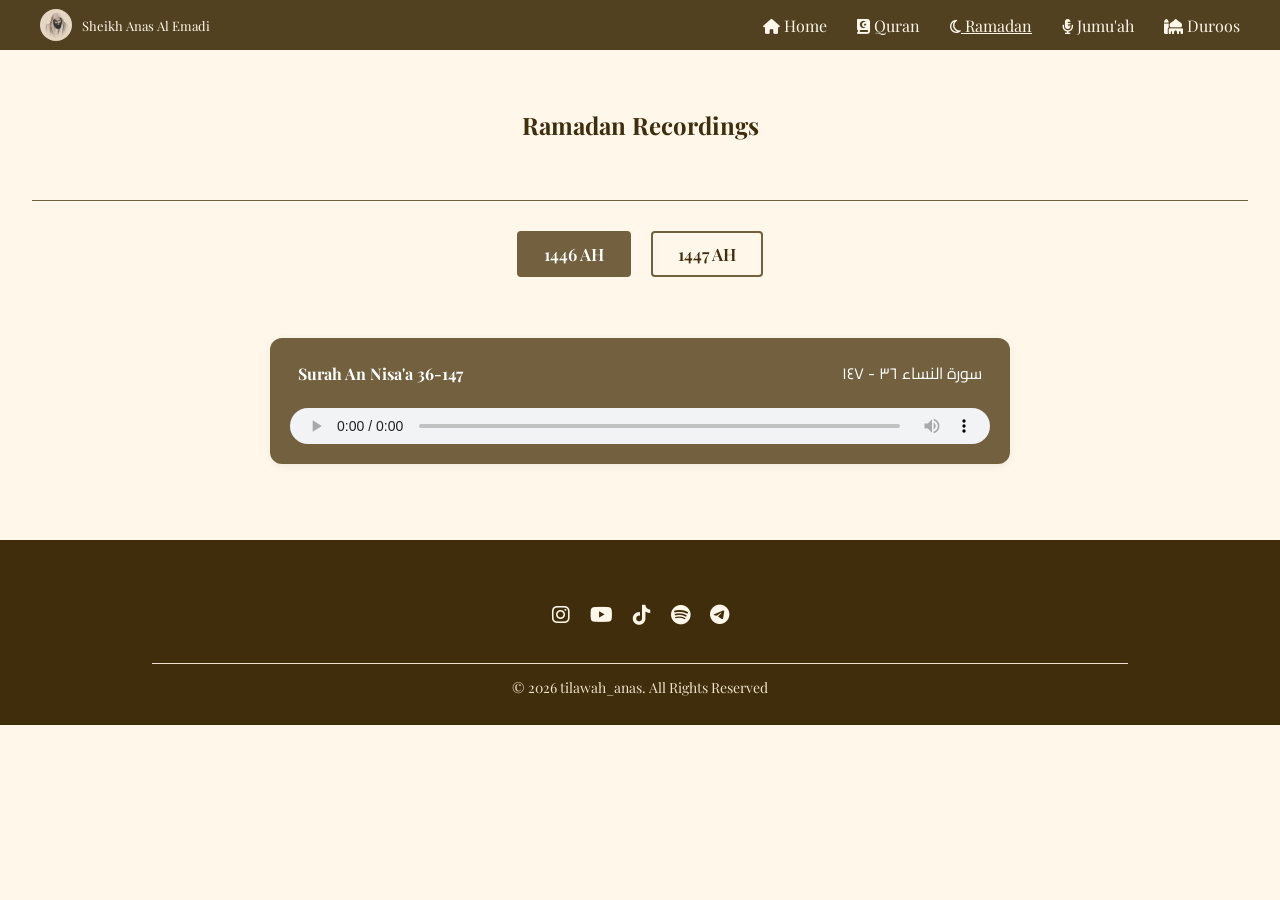
<file: pages/ramadan.html>
<!doctype html>
<html lang="en">
  <head>
    <meta charset="UTF-8" />
    <meta name="viewport" content="width=device-width, initial-scale=1.0" />
    <title>Ramadan Recordings</title>
    <link rel="stylesheet" href="../css/ramadan.css" />
    <link
      rel="stylesheet"
      href="https://cdnjs.cloudflare.com/ajax/libs/font-awesome/6.7.2/css/all.min.css"
    />
  </head>
  <body>
    <header>

      <!-- Navigation Bar -->
      <nav class="navbar">
        <div class="nav-left">
          <a href="#">
            <img src="../assets/anas-pfp.jpg" alt="Anas" />
          </a>
          <p>Sheikh Anas Al Emadi</p>
        </div>

        <!-- Hamburger button -->
        <button
          class="menu-toggle"
          id="menu-toggle"
          aria-label="Open navigation menu"
          aria-expanded="false"
          aria-controls="nav-right"
        >
          <i class="fa-solid fa-bars"></i>
        </button>

        <!-- Navigation links -->
        <div class="nav-right" id="nav-right">
          <div class="sidebar-header">
            <span>Navigation</span>

            <button
              class="menu-close"
              id="menu-close"
              aria-label="Close navigation menu"
            >
              <i class="fa-solid fa-xmark"></i>
            </button>
          </div>

          <a href="../index.html">
            <i class="fa-solid fa-house"></i>
            <span>Home</span>
          </a>

          <a href="quran.html">
            <i class="fa-solid fa-book-quran"></i>
            <span>Quran</span>
          </a>

          <a href="ramadan.html" id="active">
            <i class="fa-regular fa-moon"></i>
            <span>Ramadan</span>
          </a>

          <a href="jumuah.html">
            <i class="fa-solid fa-microphone-lines"></i>
            <span>Jumu'ah</span>
          </a>

          <a href="duroos.html">
            <i class="fa-solid fa-mosque"></i>
            <span>Duroos</span>
          </a>
        </div>
      </nav>

      <!-- Background overlay -->
      <div class="sidebar-overlay" id="sidebar-overlay"></div>
      
    </header>

    <main>
      <section class="hero">
        <h1 class="quran-title">Ramadan Recordings</h1>
      </section>

      <hr />

      <section class="year-tabs">
        <button class="year-btn active" data-year="1446">1446 AH</button>
        <button class="year-btn" data-year="1447">1447 AH</button>
      </section>

      <section class="quran-library">
        <div id="ramadan-list" class="grid-container">
          <!-- JS fills this based on selected year -->
        </div>
      </section>
    </main>

    <footer class="footer">
      <div class="social-links">
        <a href="https://www.instagram.com/tilawah_anas" target="_blank"
          ><i class="fa-brands fa-instagram"></i
        ></a>
        <a href="https://youtube.com/@anas.alemadi" target="_blank"
          ><i class="fa-brands fa-youtube"></i
        ></a>
        <a href="https://www.tiktok.com/@tilawah_anas" target="_blank"
          ><i class="fa-brands fa-tiktok"></i
        ></a>
        <a
          href="https://open.spotify.com/show/4SCIhXY1uaJOA1KTtBuLnr?si=qJcpWvr6SriIQe-wH5o7fw"
          target="_blank"
          ><i class="fa-brands fa-spotify"></i
        ></a>
        <a href="https://t.me/til4wah" target="_blank"
          ><i class="fa-brands fa-telegram"></i
        ></a>
      </div>

      <hr />

      <p>&copy; 2026 tilawah_anas. All Rights Reserved</p>
    </footer>

    <script src="../js/nav.js"></script>
    <script type="module" src="../js/ramadan.js"></script>
  </body>
</html>
</file>
<file: style.css>
* {
  margin: 0;
  padding: 0;
  box-sizing: border-box;
  font-family: var(--font-heading);
}

@font-face {
  font-family: "Playfair Display";
  src: url(fonts/PlayfairDisplay-VariableFont_wght.ttf);
}

@font-face {
  font-family: "Lato";
  src: url(fonts/Lato-Regular.ttf);
}

@font-face {
  font-family: "Amiri";
  src: url(fonts/AmiriQuran-Regular.ttf);
}

@font-face {
  font-family: "Surah";
  src: url(fonts/Surah\ Name\ Ejazah\ @Am9li9.ttf);
}

:root {
  --color-primary: #fff7ea;
  --color-secondary: #f0e2cc;
  --color-text: #3f2d0c;
  --color-muted: #72603f;
  --font-heading: "Playfair Display";
  --font-body: "Lato";
  --font-arabic: "Amiri";
  --font-surahName: "Surah";
}

body {
  background-color: var(--color-primary);
}

/* NAVIGATION BAR */
.navbar {
  display: flex;
  justify-content: space-between;
  align-items: center;
  padding: 12px 40px;
  background-color: rgba(63, 45, 12, 0.9);
  backdrop-filter: blur(10px);
  position: fixed;
  top: 0;
  left: 0;
  height: 50px;
  width: 100%;
  z-index: 1;
}

.nav-left {
  display: flex;
  justify-content: center;
  align-items: center;
  gap: 10px;
}

.nav-left p {
  color: var(--color-primary);
  font-size: 13px;
  font-weight: 400;
}

.nav-left img {
  display: flex;
  justify-content: center;
  align-items: center;
  height: 32px;
  border-radius: 50%;
  object-fit: cover;
}

.nav-right {
  display: flex;
  justify-content: center;
  align-items: center;
  gap: 30px;
}

.nav-right a {
  color: var(--color-primary);
  text-decoration: none;
  transition: 0.2s;
}

#active {
  text-decoration: underline;
}

.nav-right i {
  font-size: 15px;
}

.nav-right a:hover {
  text-decoration: underline;
}

/*  MOBILE NAVIGATION - DESKTOP DEFAULTS */
/* Hide mobile only elements on desktop */
.menu-toggle,
.sidebar-header,
.menu-close {
  display: none;
}

/* Overlay - hidden by default */
.sidebar-overlay {
  position: fixed;
  inset: 0;
  background-color: rgba(0, 0, 0, 0.45);
  opacity: 0;
  visibility: hidden;
  pointer-events: none;
  transition: opacity 0.3s ease, visibility 0.3s ease;
  z-index: 1000;
}

.sidebar-overlay.show {
  opacity: 1;
  visibility: visible;
  pointer-events: auto;
}

/* MOBILE NAVIGATION */
@media screen and (max-width: 768px) {
  /* Navbar */
  .navbar {
    padding: 12px 20px;
    z-index: 1001;
  }

  /* Hamburger button */
  .menu-toggle {
    display: flex;
    align-items: center;
    justify-content: center;
    background: transparent;
    border: none;
    outline: none;
    padding: 5px;
    color: var(--color-primary);
    font-size: 20px;
    cursor: pointer;
    line-height: 1;
  }

  .menu-toggle i {
    display: block;
  }

  /* Sidebar */
  .nav-right {
    position: fixed;
    top: 0;
    right: 0;
    width: 260px;
    max-width: 80%;
    height: 100vh;
    height: 100dvh;
    background-color: var(--color-primary);
    display: flex;
    flex-direction: column;
    align-items: stretch;
    justify-content: flex-start;
    padding: 75px 20px 30px;
    gap: 6px;
    transform: translateX(100%);
    transition: transform 0.35s ease;
    z-index: 1002;
    overflow-y: auto;
  }

  /* Open sidebar */
  .nav-right.open {
    transform: translateX(0);
  }

  /* Sidebar header */
  .sidebar-header {
    display: flex;
    justify-content: space-between;
    align-items: center;
    position: absolute;
    top: 20px;
    left: 25px;
    right: 20px;
    color: var(--color-text);
    border-bottom: 1px solid var(--color-muted);
    padding-bottom: 10px;
  }

  .sidebar-header span {
    font-family: var(--font-heading);
    font-size: 18px;
    font-weight: 600;
  }


  /* Close button */
  .menu-close {
    display: flex;
    align-items: center;
    justify-content: center;
    background: transparent;
    border: none;
    outline: none;
    padding: 5px;
    color: var(--color-text);
    font-size: 21px;
    cursor: pointer;
    line-height: 1;
  }


  /* Sidebar links */
  .nav-right a {
    display: flex;
    align-items: center;
    gap: 15px;
    padding: 14px 15px;
    color: var(--color-text);
    text-decoration: none;
    font-size: 15px;
    border-radius: 10px;
    position: relative;
    transition: background-color 0.25s ease;
  }

  .nav-right a i {
    width: 20px;
    font-size: 16px;
  }

  /* Hover effect */
  .nav-right a:hover {
    background-color: var(--color-secondary);
    text-decoration: none;
  }

  /* Active page */
  .nav-right a#active {
    background-color: var(--color-secondary);
    color: var(--color-text);
    text-decoration: none;
    font-weight: 600;
  }

  /* Background overlay */
  .sidebar-overlay.show {
    opacity: 1;
    visibility: visible;
    pointer-events: auto;
  }

  /* Prevent background scrolling */
  body.sidebar-open {
    overflow: hidden;
  }
}

/* Hero Section */
.hero {
  display: flex;
  flex-direction: column;
  justify-content: center;
  align-items: center;
  margin-top: 50px;
  text-align: center;
  padding: 40px 30px;
  min-height: 150px;
  width: 100%;
}

.hero h1 {
  font-size: 30px;
  margin-bottom: 12px;
  color: var(--color-text);
}

.hero p {
  font-size: 15px;
  color: var(--color-muted);
  max-width: 650px;
  margin: 0 auto;
}

.hero-pic img {
  width: 180px;
  margin-top: 30px;
  border-radius: 50%;
}

hr {
  border: none;
  height: 1px;
  background-color: var(--color-secondary);
  width: 95%;
  margin: 0 auto;
}

/* Main Content */
.library {
  display: flex;
  background-color: var(--color-secondary);
}

.links {
  display: flex;
  flex-direction: column;
  gap: 20px;
  width: 65%;
  max-width: 700px;
  margin: 50px auto;
}

.card {
  display: flex;
  justify-content: center;
  align-items: center;
  gap: 10px;
  background: var(--color-primary);
  border-radius: 4px;
  border: 1px solid #dbccb3;
  padding: 20px;
  text-decoration: none;
  color: var(--color-text);
  cursor: pointer;
  transition: 0.2s;
}

.card:hover {
  background-color: var(--color-secondary);
  border-color: var(--color-text);
}

.card i {
  font-size: 18px;
}

.card h4 {
  display: flex;
  justify-content: center;
  align-items: center;
}

/* FOOTER */
footer {
  background-color: var(--color-text);
  text-align: left;
  padding: 50px 30px 20px;
}

.footer {
  display: flex;
  flex-direction: column;
  justify-content: flex-start;
  align-items: center;
  gap: 6px;
}

.social-links {
  display: flex;
  gap: 20px;
  margin-top: 10px;
  margin-bottom: 30px;
}

.social-links a {
  color: var(--color-primary);
  font-size: 20px;
  transition: color 0.2s ease;
}

.social-links a:hover {
  color: var(--color-secondary);
}

.footer hr {
  border: none;
  background-color: var(--color-secondary);
  height: 1px;
  width: 80%;
}

/* FOOTER TEXT */
footer p {
  color: var(--color-secondary);
  margin: 8px 0;
  font-size: 14px;
  font-weight: 300;
}

@media screen and (max-width: 768px) {
  .links {
    width: 90%;
  }
}
</file>
<file: css/duroos.css>
* {
  margin: 0;
  padding: 0;
  box-sizing: border-box;
  font-family: var(--font-heading);
}

@font-face {
  font-family: "Playfair Display";
  src: url(../fonts/PlayfairDisplay-VariableFont_wght.ttf);
}

@font-face {
  font-family: "Lato";
  src: url(../fonts/Lato-Regular.ttf);
}

@font-face {
  font-family: "Cairo";
  src: url(../fonts/Cairo-VariableFont_slnt\,wght.ttf);
}

@font-face {
  font-family: "Surah";
  src: url(../fonts/Surah\ Name\ Ejazah\ @Am9li9.ttf);
}

:root {
  --color-primary: #fff7ea;
  --color-secondary: #f0e2cc;
  --color-text: #3f2d0c;
  --color-muted: #72603f;
  --font-heading: "Playfair Display";
  --font-body: "Lato";
  --font-arabic: "Cairo";
  --font-surahName: "Surah";
}

body {
  background-color: var(--color-primary);
}

/* NAVIGATION BAR */
.navbar {
  display: flex;
  justify-content: space-between;
  align-items: center;
  padding: 12px 40px;
  background-color: rgba(63, 45, 12, 0.9);
  backdrop-filter: blur(10px);
  position: fixed;
  top: 0;
  left: 0;
  height: 50px;
  width: 100%;
  z-index: 1;
}

.nav-left {
  display: flex;
  justify-content: center;
  align-items: center;
  gap: 10px;
}

.nav-left p {
  color: var(--color-primary);
  font-size: 13px;
  font-weight: 400;
}

.nav-left img {
  display: flex;
  justify-content: center;
  align-items: center;
  height: 32px;
  border-radius: 50%;
  object-fit: cover;
}

.nav-right {
  display: flex;
  justify-content: center;
  align-items: center;
  gap: 30px;
}

.nav-right a {
  color: var(--color-primary);
  text-decoration: none;
  transition: 0.2s;
}

#active {
  text-decoration: underline;
}

.nav-right i {
  font-size: 15px;
}

.nav-right a:hover {
  text-decoration: underline;
}

/*  MOBILE NAVIGATION - DESKTOP DEFAULTS */
/* Hide mobile only elements on desktop */
.menu-toggle,
.sidebar-header,
.menu-close {
  display: none;
}

/* Overlay - hidden by default */
.sidebar-overlay {
  position: fixed;
  inset: 0;
  background-color: rgba(0, 0, 0, 0.45);
  opacity: 0;
  visibility: hidden;
  pointer-events: none;
  transition: opacity 0.3s ease, visibility 0.3s ease;
  z-index: 1000;
}

.sidebar-overlay.show {
  opacity: 1;
  visibility: visible;
  pointer-events: auto;
}

/* MOBILE NAVIGATION */
@media screen and (max-width: 768px) {
  /* Navbar */
  .navbar {
    padding: 12px 20px;
    z-index: 1001;
  }

  /* Hamburger button */
  .menu-toggle {
    display: flex;
    align-items: center;
    justify-content: center;
    background: transparent;
    border: none;
    outline: none;
    padding: 5px;
    color: var(--color-primary);
    font-size: 20px;
    cursor: pointer;
    line-height: 1;
  }

  .menu-toggle i {
    display: block;
  }

  /* Sidebar */
  .nav-right {
    position: fixed;
    top: 0;
    right: 0;
    width: 260px;
    max-width: 80%;
    height: 100vh;
    height: 100dvh;
    background-color: var(--color-primary);
    display: flex;
    flex-direction: column;
    align-items: stretch;
    justify-content: flex-start;
    padding: 75px 20px 30px;
    gap: 6px;
    transform: translateX(100%);
    transition: transform 0.35s ease;
    z-index: 1002;
    overflow-y: auto;
  }

  /* Open sidebar */
  .nav-right.open {
    transform: translateX(0);
  }

  /* Sidebar header */
  .sidebar-header {
    display: flex;
    justify-content: space-between;
    align-items: center;
    position: absolute;
    top: 20px;
    left: 25px;
    right: 20px;
    color: var(--color-text);
    border-bottom: 1px solid var(--color-muted);
    padding-bottom: 10px;
  }

  .sidebar-header span {
    font-family: var(--font-heading);
    font-size: 18px;
    font-weight: 600;
  }


  /* Close button */
  .menu-close {
    display: flex;
    align-items: center;
    justify-content: center;
    background: transparent;
    border: none;
    outline: none;
    padding: 5px;
    color: var(--color-text);
    font-size: 21px;
    cursor: pointer;
    line-height: 1;
  }


  /* Sidebar links */
  .nav-right a {
    display: flex;
    align-items: center;
    gap: 15px;
    padding: 14px 15px;
    color: var(--color-text);
    text-decoration: none;
    font-size: 15px;
    border-radius: 10px;
    position: relative;
    transition: background-color 0.25s ease;
  }

  .nav-right a i {
    width: 20px;
    font-size: 16px;
  }

  /* Hover effect */
  .nav-right a:hover {
    background-color: var(--color-secondary);
    text-decoration: none;
  }

  /* Active page */
  .nav-right a#active {
    background-color: var(--color-secondary);
    color: var(--color-text);
    text-decoration: none;
    font-weight: 600;
  }

  /* Background overlay */
  .sidebar-overlay.show {
    opacity: 1;
    visibility: visible;
    pointer-events: auto;
  }

  /* Prevent background scrolling */
  body.sidebar-open {
    overflow: hidden;
  }
}

/* HERO */
.hero {
  display: flex;
  flex-direction: column;
  justify-content: center;
  align-items: center;
  margin-top: 50px;
  text-align: center;
  padding: 40px 30px;
  min-height: 150px;
}

.quran-title {
  color: var(--color-text);
}

hr {
  border: none;
  height: 1px;
  background-color: var(--color-muted);
  width: 95%;
  margin: 0 auto;
}

/* YEAR TABS */
.year-tabs {
  display: flex;
  justify-content: center;
  gap: 20px;
  padding: 30px 0;
}

.year-btn {
  padding: 10px 25px;
  border: none;
  border-radius: 4px;
  background: transparent;
  color: var(--color-text);
  font-size: 17px;
  font-weight: 600;
  cursor: pointer;
  border: 2px solid var(--color-muted);
  transition:
    background 0.2s ease,
    color 0.2s ease;
}

.year-btn.active {
  background: var(--color-muted);
  color: #fff;
}

.year-btn:hover {
  background: var(--color-muted);
  color: #fff;
}

/* MONTH HEADERS */
.month-header {
  text-align: left;
  color: var(--color-text);
  margin-bottom: 10px;
}

.month-divider {
  border: none;
  height: 1px;
  background-color: var(--color-secondary);
  width: 100%;
  margin: 0; 
}

/* RECORDINGS */
.quran-library {
  padding: 15px 30px 60px;
  max-width: 800px;
  margin: 0 auto;
}

.grid-container {
  display: grid;
  grid-template-columns: 1fr;
  gap: 1.5rem;
  padding: 1rem 0;
  margin-top: 0;
}

.surah-card {
  background: var(--color-muted);
  color: #ffffff;
  border-radius: 12px;
  padding: 1.25rem;
  box-shadow: 0 2px 8px rgba(0, 0, 0, 0.06);
  display: flex;
  flex-direction: column;
  align-items: flex-start;
  text-align: left;
}

.surah-title {
  display: flex;
  flex-direction: column;
  align-items: flex-start;
  padding: 0 6px 0;
  width: 100%;
  margin-bottom: 10px;
}

.title-en {
  display: flex;
  flex-direction: column;
  gap: 24px;
  margin-bottom: 8px;
}

.date {
  color: var(--color-secondary);
  font-size: 13px;
}

.surah-name-ar {
  font-family: var(--font-arabic);
  font-size: 24px;
  font-weight: 500;
  line-height: 1.4;
}

.surah-name-en {
  font-size: 14px;
  display: flex;
  gap: 5px;
  color: var(--color-secondary);
}

.surah-card audio {
  width: 100%;
  height: 36px;
}

/* FOOTER */
footer {
  background-color: var(--color-text);
  text-align: left;
  padding: 50px 30px 20px;
}

.footer {
  display: flex;
  flex-direction: column;
  justify-content: flex-start;
  align-items: center;
  gap: 6px;
}

.social-links {
  display: flex;
  gap: 20px;
  margin-top: 10px;
  margin-bottom: 30px;
}

.social-links a {
  color: var(--color-primary);
  font-size: 20px;
  transition: color 0.2s ease;
}

.social-links a:hover {
  color: var(--color-secondary);
}

.footer hr {
  border: none;
  background-color: var(--color-secondary);
  height: 1px;
  width: 80%;
}

/* FOOTER TEXT */
footer p {
  color: var(--color-secondary);
  margin: 8px 0;
  font-size: 14px;
  font-weight: 300;
}

/* MOBILE RESPONSIVENESS */
@media screen and (max-width: 768px) {
  .hero {
    margin-top: 60px; 
    padding: 40px 15px;
    min-height: auto;
  }

  .quran-title {
    font-size: 24px;
  }

  .year-tabs {
    gap: 10px;
    padding: 20px 0;
  }

  .year-btn {
    padding: 8px 16px;
    font-size: 14px;
    border-width: 1px;
  }

  .month-section {
    margin-top: 0;
    margin-bottom: 0;
  }

  .quran-library {
    padding: 10px 15px 40px;
  }

  .surah-card {
    padding: 1rem;
  }

  .title-en {
    gap: 4px;
    margin-bottom: 4px;
  }

  .surah-name-en {
    font-size: 13px;
  }

  .date {
    font-size: 11px;
    margin-bottom: 18px;
  }

  .surah-name-ar {
    font-size: 20px;
  }

  .month-header {
    font-size: 20px;
  }

  .surah-card audio {
    height: 32px;
  }
}

/* EXTRA SMALL PHONES */
@media screen and (max-width: 400px) {
  .quran-title {
    font-size: 20px;
  }

  .surah-name-ar {
    font-size: 18px;
  }
}
</file>
<file: css/jumuah.css>
* {
  margin: 0;
  padding: 0;
  box-sizing: border-box;
  font-family: var(--font-heading);
}

@font-face {
  font-family: "Playfair Display";
  src: url(../fonts/PlayfairDisplay-VariableFont_wght.ttf);
}

@font-face {
  font-family: "Lato";
  src: url(../fonts/Lato-Regular.ttf);
}

@font-face {
  font-family: "Cairo";
  src: url(../fonts/Cairo-VariableFont_slnt\,wght.ttf);
}

@font-face {
  font-family: "Surah";
  src: url(../fonts/Surah\ Name\ Ejazah\ @Am9li9.ttf);
}

:root {
  --color-primary: #fff7ea;
  --color-secondary: #f0e2cc;
  --color-text: #3f2d0c;
  --color-muted: #72603f;
  --font-heading: "Playfair Display";
  --font-body: "Lato";
  --font-arabic: "Cairo";
  --font-surahName: "Surah";
}

body {
  background-color: var(--color-primary);
}

/* NAVIGATION BAR */
.navbar {
  display: flex;
  justify-content: space-between;
  align-items: center;
  padding: 12px 40px;
  background-color: rgba(63, 45, 12, 0.9);
  backdrop-filter: blur(10px);
  position: fixed;
  top: 0;
  left: 0;
  height: 50px;
  width: 100%;
  z-index: 1;
}

.nav-left {
  display: flex;
  justify-content: center;
  align-items: center;
  gap: 10px;
}

.nav-left p {
  color: var(--color-primary);
  font-size: 13px;
  font-weight: 400;
}

.nav-left img {
  display: flex;
  justify-content: center;
  align-items: center;
  height: 32px;
  border-radius: 50%;
  object-fit: cover;
}

.nav-right {
  display: flex;
  justify-content: center;
  align-items: center;
  gap: 30px;
}

.nav-right a {
  color: var(--color-primary);
  text-decoration: none;
  transition: 0.2s;
}

#active {
  text-decoration: underline;
}

.nav-right i {
  font-size: 15px;
}

.nav-right a:hover {
  text-decoration: underline;
}

/*  MOBILE NAVIGATION - DESKTOP DEFAULTS */
/* Hide mobile only elements on desktop */
.menu-toggle,
.sidebar-header,
.menu-close {
  display: none;
}

/* Overlay - hidden by default */
.sidebar-overlay {
  position: fixed;
  inset: 0;
  background-color: rgba(0, 0, 0, 0.45);
  opacity: 0;
  visibility: hidden;
  pointer-events: none;
  transition:
    opacity 0.3s ease,
    visibility 0.3s ease;
  z-index: 1000;
}

.sidebar-overlay.show {
  opacity: 1;
  visibility: visible;
  pointer-events: auto;
}

/* MOBILE NAVIGATION */
@media screen and (max-width: 768px) {
  /* Navbar */
  .navbar {
    padding: 12px 20px;
    z-index: 1001;
  }

  /* Hamburger button */
  .menu-toggle {
    display: flex;
    align-items: center;
    justify-content: center;
    background: transparent;
    border: none;
    outline: none;
    padding: 5px;
    color: var(--color-primary);
    font-size: 20px;
    cursor: pointer;
    line-height: 1;
  }

  .menu-toggle i {
    display: block;
  }

  /* Sidebar */
  .nav-right {
    position: fixed;
    top: 0;
    right: 0;
    width: 260px;
    max-width: 80%;
    height: 100vh;
    height: 100dvh;
    background-color: var(--color-primary);
    display: flex;
    flex-direction: column;
    align-items: stretch;
    justify-content: flex-start;
    padding: 75px 20px 30px;
    gap: 6px;
    transform: translateX(100%);
    transition: transform 0.35s ease;
    z-index: 1002;
    overflow-y: auto;
  }

  /* Open sidebar */
  .nav-right.open {
    transform: translateX(0);
  }

  /* Sidebar header */
  .sidebar-header {
    display: flex;
    justify-content: space-between;
    align-items: center;
    position: absolute;
    top: 20px;
    left: 25px;
    right: 20px;
    color: var(--color-text);
    border-bottom: 1px solid var(--color-muted);
    padding-bottom: 10px;
  }

  .sidebar-header span {
    font-family: var(--font-heading);
    font-size: 18px;
    font-weight: 600;
  }

  /* Close button */
  .menu-close {
    display: flex;
    align-items: center;
    justify-content: center;
    background: transparent;
    border: none;
    outline: none;
    padding: 5px;
    color: var(--color-text);
    font-size: 21px;
    cursor: pointer;
    line-height: 1;
  }

  /* Sidebar links */
  .nav-right a {
    display: flex;
    align-items: center;
    gap: 15px;
    padding: 14px 15px;
    color: var(--color-text);
    text-decoration: none;
    font-size: 15px;
    border-radius: 10px;
    position: relative;
    transition: background-color 0.25s ease;
  }

  .nav-right a i {
    width: 20px;
    font-size: 16px;
  }

  /* Hover effect */
  .nav-right a:hover {
    background-color: var(--color-secondary);
    text-decoration: none;
  }

  /* Active page */
  .nav-right a#active {
    background-color: var(--color-secondary);
    color: var(--color-text);
    text-decoration: none;
    font-weight: 600;
  }

  /* Background overlay */
  .sidebar-overlay.show {
    opacity: 1;
    visibility: visible;
    pointer-events: auto;
  }

  /* Prevent background scrolling */
  body.sidebar-open {
    overflow: hidden;
  }
}

/* HERO */
.hero {
  display: flex;
  flex-direction: column;
  justify-content: center;
  align-items: center;
  margin-top: 50px;
  text-align: center;
  padding: 40px 30px;
  min-height: 150px;
}

.quran-title {
  color: var(--color-text);
}

hr {
  border: none;
  height: 1px;
  background-color: var(--color-muted);
  width: 95%;
  margin: 0 auto;
}

/* YEAR TABS */
.year-tabs {
  display: flex;
  justify-content: center;
  gap: 20px;
  padding: 30px 0;
}

.year-btn {
  padding: 10px 25px;
  border: none;
  border-radius: 4px;
  background: transparent;
  color: var(--color-text);
  font-size: 17px;
  font-weight: 600;
  cursor: pointer;
  border: 2px solid var(--color-muted);
  transition:
    background 0.2s ease,
    color 0.2s ease;
}

.year-btn.active {
  background: var(--color-muted);
  color: #fff;
}

.year-btn:hover {
  background: var(--color-muted);
  color: #fff;
}

/* MONTH HEADERS */
.month-section {
  margin-top: 20px;
  margin-bottom: 20px;
}

.month-header {
  text-align: left;
  color: var(--color-text);
  margin-bottom: 10px;
}

.month-divider {
  border: none;
  height: 1px;
  background-color: var(--color-secondary);
  width: 100%;
  margin: 0; 
}

/* RECORDINGS */
.quran-library {
  padding: 15px 30px 60px;
  max-width: 800px;
  margin: 0 auto;
}

.grid-container {
  display: grid;
  grid-template-columns: 1fr;
  gap: 1.5rem;
  padding: 1rem 0;
  margin-top: 0;
}

/* THE MAIN WEEK CARD */
.week-card {
  background: var(--color-muted);
  color: #ffffff;
  border-radius: 12px;
  padding: 1.25rem;
  box-shadow: 0 2px 8px rgba(0, 0, 0, 0.06);
  display: flex;
  flex-direction: column;
  width: 100%;
}

.week-date {
  font-size: 14px;
  font-weight: 600;
  color: var(--color-secondary);
  margin-bottom: 15px;
  text-transform: uppercase;
  letter-spacing: 1px;
}

/* THE AUDIO SECTIONS (Khutbah & Salah) */
.audio-section {
  display: flex;
  flex-direction: column;
  gap: 10px;
}

/* The Title Row */
.audio-header {
  display: flex;
  flex-direction: column;
  align-items: flex-start;
  width: 100%;
}

.audio-header .surah-name-en {
  font-size: 14px;
  font-weight: 500;
  margin: 0;
  color: var(--color-secondary);
}

.audio-header .surah-name-ar {
  font-family: var(--font-arabic);
  font-size: 20px;
  margin: 0;
  font-weight: 400;
}

/* The Inner Divider between Khutbah and Salah */
.inner-divider {
  border: none;
  height: 1px;
  background-color: rgba(255, 255, 255, 0.15);
  margin: 20px 0;
  width: 100%;
}

/* The Audio Player */
.week-card audio {
  width: 100%;
  height: 36px;
}

/* FOOTER */
footer {
  background-color: var(--color-text);
  text-align: left;
  padding: 50px 30px 20px;
}

.footer {
  display: flex;
  flex-direction: column;
  justify-content: flex-start;
  align-items: center;
  gap: 6px;
}

.social-links {
  display: flex;
  gap: 20px;
  margin-top: 10px;
  margin-bottom: 30px;
}

.social-links a {
  color: var(--color-primary);
  font-size: 20px;
  transition: color 0.2s ease;
}

.social-links a:hover {
  color: var(--color-secondary);
}

.footer hr {
  border: none;
  background-color: var(--color-secondary);
  height: 1px;
  width: 80%;
}

/* FOOTER TEXT */
footer p {
  color: var(--color-secondary);
  margin: 8px 0;
  font-size: 14px;
  font-weight: 300;
}

/*  MOBILE RESPONSIVENESS */
@media screen and (max-width: 768px) {
  .hero {
    margin-top: 60px;
    padding: 40px 15px;
    min-height: auto;
  }

  .quran-title {
    font-size: 24px;
  }

  .year-tabs {
    gap: 10px;
    padding: 20px 0;
  }

  .year-btn {
    padding: 8px 16px;
    font-size: 14px;
    border-width: 1px;
  }

  .quran-library {
    padding: 10px 15px 40px;
  }

  .month-section {
    margin-top: 10px;
    margin-bottom: 15px;
    text-align: center;
  }

  .month-header {
    font-size: 20px;
    text-align: left;
  }

  .week-card {
    padding: 1rem;
  }

  .audio-header .surah-name-en {
    font-size: 10px !important;
    line-height: 1.3;
    margin-bottom: 4px;
  }

  .audio-header .surah-name-ar {
    font-size: 12px !important;
    text-align: left;
  }

  .week-date {
    font-size: 8px;
    margin-bottom: 10px;
  }

  .week-card audio {
    height: 32px;
  }

  .inner-divider {
    margin: 15px 0;
  }
}

/*  EXTRA SMALL PHONES */
@media screen and (max-width: 400px) {
  .quran-title {
    font-size: 20px;
  }

  .audio-header .surah-name-en {
    font-size: 15px;
  }

  .audio-header .surah-name-ar {
    font-size: 15px;
  }
}
</file>
<file: css/quran.css>
* {
  margin: 0;
  padding: 0;
  box-sizing: border-box;
  font-family: var(--font-heading);
}

@font-face {
  font-family: "Playfair Display";
  src: url(../fonts/PlayfairDisplay-VariableFont_wght.ttf);
}

@font-face {
  font-family: "Lato";
  src: url(../fonts/Lato-Regular.ttf);
}

@font-face {
  font-family: "Amiri";
  src: url(../fonts/AmiriQuran-Regular.ttf);
}

@font-face {
  font-family: "Surah";
  src: url(../fonts/Surah\ Name\ Ejazah\ @Am9li9.ttf);
}

:root {
  --color-primary: #fff7ea;
  --color-secondary: #f0e2cc;
  --color-text: #3f2d0c;
  --color-muted: #72603f;
  --font-heading: "Playfair Display";
  --font-body: "Lato";
  --font-arabic: "Amiri";
  --font-surahName: "Surah";
}

body {
  background-color: var(--color-primary);
}

/* NAVIGATION BAR */
.navbar {
  display: flex;
  justify-content: space-between;
  align-items: center;
  padding: 12px 40px;
  background-color: rgba(63, 45, 12, 0.9);
  backdrop-filter: blur(10px);
  position: fixed;
  top: 0;
  left: 0;
  height: 50px;
  width: 100%;
  z-index: 1;
}

.nav-left {
  display: flex;
  justify-content: center;
  align-items: center;
  gap: 10px;
}

.nav-left p {
  color: var(--color-primary);
  font-size: 13px;
  font-weight: 400;
}

.nav-left img {
  display: flex;
  justify-content: center;
  align-items: center;
  height: 32px;
  border-radius: 50%;
  object-fit: cover;
}

.nav-right {
  display: flex;
  justify-content: center;
  align-items: center;
  gap: 30px;
}

.nav-right a {
  color: var(--color-primary);
  text-decoration: none;
  transition: 0.2s;
}

#active {
  text-decoration: underline;
}

.nav-right i {
  font-size: 15px;
}

.nav-right a:hover {
  text-decoration: underline;
}

/*  MOBILE NAVIGATION - DESKTOP DEFAULTS */
/* Hide mobile only elements on desktop */
.menu-toggle,
.sidebar-header,
.menu-close {
  display: none;
}

/* Overlay - hidden by default */
.sidebar-overlay {
  position: fixed;
  inset: 0;
  background-color: rgba(0, 0, 0, 0.45);
  opacity: 0;
  visibility: hidden;
  pointer-events: none;
  transition: opacity 0.3s ease, visibility 0.3s ease;
  z-index: 1000;
}

.sidebar-overlay.show {
  opacity: 1;
  visibility: visible;
  pointer-events: auto;
}

/* MOBILE NAVIGATION */
@media screen and (max-width: 768px) {
  /* Navbar */
  .navbar {
    padding: 12px 20px;
    z-index: 1001;
  }

  /* Hamburger button */
  .menu-toggle {
    display: flex;
    align-items: center;
    justify-content: center;
    background: transparent;
    border: none;
    outline: none;
    padding: 5px;
    color: var(--color-primary);
    font-size: 20px;
    cursor: pointer;
    line-height: 1;
  }

  .menu-toggle i {
    display: block;
  }

  /* Sidebar */
  .nav-right {
    position: fixed;
    top: 0;
    right: 0;
    width: 260px;
    max-width: 80%;
    height: 100vh;
    height: 100dvh;
    background-color: var(--color-primary);
    display: flex;
    flex-direction: column;
    align-items: stretch;
    justify-content: flex-start;
    padding: 75px 20px 30px;
    gap: 6px;
    transform: translateX(100%);
    transition: transform 0.35s ease;
    z-index: 1002;
    overflow-y: auto;
  }

  /* Open sidebar */
  .nav-right.open {
    transform: translateX(0);
  }

  /* Sidebar header */
  .sidebar-header {
    display: flex;
    justify-content: space-between;
    align-items: center;
    position: absolute;
    top: 20px;
    left: 25px;
    right: 20px;
    color: var(--color-text);
    border-bottom: 1px solid var(--color-muted);
    padding-bottom: 10px;
  }

  .sidebar-header span {
    font-family: var(--font-heading);
    font-size: 18px;
    font-weight: 600;
  }


  /* Close button */
  .menu-close {
    display: flex;
    align-items: center;
    justify-content: center;
    background: transparent;
    border: none;
    outline: none;
    padding: 5px;
    color: var(--color-text);
    font-size: 21px;
    cursor: pointer;
    line-height: 1;
  }


  /* Sidebar links */
  .nav-right a {
    display: flex;
    align-items: center;
    gap: 15px;
    padding: 14px 15px;
    color: var(--color-text);
    text-decoration: none;
    font-size: 15px;
    border-radius: 10px;
    position: relative;
    transition: background-color 0.25s ease;
  }

  .nav-right a i {
    width: 20px;
    font-size: 16px;
  }

  /* Hover effect */
  .nav-right a:hover {
    background-color: var(--color-secondary);
    text-decoration: none;
  }

  /* Active page */
  .nav-right a#active {
    background-color: var(--color-secondary);
    color: var(--color-text);
    text-decoration: none;
    font-weight: 600;
  }

  /* Background overlay */
  .sidebar-overlay.show {
    opacity: 1;
    visibility: visible;
    pointer-events: auto;
  }

  /* Prevent background scrolling */
  body.sidebar-open {
    overflow: hidden;
  }
}


/* QURAN PAGE TITLE */
.hero {
  display: flex;
  flex-direction: column;
  justify-content: center;
  align-items: center;
  margin-top: 50px;
  text-align: center;
  padding: 40px 30px;
  min-height: 150px;
}

.quran-title {
  color: var(--color-text);
}

hr {
  border: none;
  height: 1px;
  background-color: var(--color-muted);
  width: 95%;
  margin: 0 auto;
}

/* QURAN RECITATION CARDS */
.quran-library {
  padding: 15px 30px 60px;
  max-width: 600px;
  margin: 0 auto;
}

.grid-container {
  display: grid;
  grid-template-columns: 1fr;
  gap: 1.5rem;
  padding: 1rem 0;
  margin-top: 0;
}

.surah-card {
  background: var(--color-muted);
  color: #ffffff;
  border-radius: 12px;
  padding: 1.25rem;
  box-shadow: 0 2px 8px rgba(0, 0, 0, 0.06);
  display: flex;
  flex-direction: column;
  align-items: flex-start;
  text-align: left;
}

.surah-title {
  display: flex;
  justify-content: space-between;
  align-items: center;
  padding: 0 6px 0;
  width: 100%;
  margin-bottom: 10px;
}

.title-en {
  display: flex;
  flex-direction: column;
  gap: 2px;
}

.surah-name-en {
  display: flex;
  gap: 5px;
}

.surah-card span,
h3 {
  font-size: 1rem;
  font-weight: 600;
  margin: 0;
  line-height: 1.4;
}

.surah-translation {
  color: var(--color-secondary);
  font-size: 13px;
}

.surah-name-ar {
  font-family: var(--font-surahName);
  font-size: 45px;
}

.surah-card audio {
  width: 100%;
  height: 36px;
}

/* FOOTER */
footer {
  background-color: var(--color-text);
  text-align: left;
  padding: 50px 30px 20px;
}

.footer {
  display: flex;
  flex-direction: column;
  justify-content: flex-start;
  align-items: center;
  gap: 6px;
}

.social-links {
  display: flex;
  gap: 20px;
  margin-top: 10px;
  margin-bottom: 30px;
}

.social-links a {
  color: var(--color-primary);
  font-size: 20px;
  transition: color 0.2s ease;
}

.social-links a:hover {
  color: var(--color-secondary);
}

.footer hr {
  border: none;
  background-color: var(--color-secondary);
  height: 1px;
  width: 80%;
}

/* FOOTER TEXT */
footer p {
  color: var(--color-secondary);
  margin: 8px 0;
  font-size: 14px;
  font-weight: 300;
}


/* MOBILE RESPONSIVENESS */
@media screen and (max-width: 768px) {
  
  /* Hero Section Scaling */
  .hero {
    margin-top: 60px;
    padding: 40px 15px;
    min-height: auto;
  }

  .quran-title {
    font-size: 24px;
  }

  /* Library Container Padding */
  .quran-library {
    padding: 10px 15px 40px;
  }

  /* The Card */
  .surah-card {
    padding: 1rem;
  }

  /* The Surah Title Row */
  .surah-title {
    margin-bottom: 8px;
  }

  /* English Title Scaling */
  .surah-card span, 
  .surah-card h3 {
    font-size: 14px;
  }

  .surah-translation {
    font-size: 10px;
  }

  /* Arabic Surah Name Scaling */
  .surah-name-ar {
    font-size: 32px;
  }

  /* Audio Player Height */
  .surah-card audio {
    height: 32px;
  }
}

/* EXTRA SMALL PHONES */
@media screen and (max-width: 400px) {
  .quran-title {
    font-size: 20px;
  }

  .surah-name-ar {
    font-size: 28px;
  }
}
</file>
<file: css/ramadan.css>
* {
  margin: 0;
  padding: 0;
  box-sizing: border-box;
  font-family: var(--font-heading);
}

@font-face {
  font-family: "Playfair Display";
  src: url(../fonts/PlayfairDisplay-VariableFont_wght.ttf);
}

@font-face {
  font-family: "Lato";
  src: url(../fonts/Lato-Regular.ttf);
}

@font-face {
  font-family: "Cairo";
  src: url(../fonts/Cairo-VariableFont_slnt\,wght.ttf);
}

@font-face {
  font-family: "Surah";
  src: url(../fonts/Surah\ Name\ Ejazah\ @Am9li9.ttf);
}

:root {
  --color-primary: #fff7ea;
  --color-secondary: #f0e2cc;
  --color-text: #3f2d0c;
  --color-muted: #72603f;
  --font-heading: "Playfair Display";
  --font-body: "Lato";
  --font-arabic: "Cairo";
  --font-surahName: "Surah";
}

body {
  background-color: var(--color-primary);
}

/* NAVIGATION BAR */
.navbar {
  display: flex;
  justify-content: space-between;
  align-items: center;
  padding: 12px 40px;
  background-color: rgba(63, 45, 12, 0.9);
  backdrop-filter: blur(10px);
  position: fixed;
  top: 0;
  left: 0;
  height: 50px;
  width: 100%;
  z-index: 1;
}

.nav-left {
  display: flex;
  justify-content: center;
  align-items: center;
  gap: 10px;
}

.nav-left p {
  color: var(--color-primary);
  font-size: 13px;
  font-weight: 400;
}

.nav-left img {
  display: flex;
  justify-content: center;
  align-items: center;
  height: 32px;
  border-radius: 50%;
  object-fit: cover;
}

.nav-right {
  display: flex;
  justify-content: center;
  align-items: center;
  gap: 30px;
}

.nav-right a {
  color: var(--color-primary);
  text-decoration: none;
  transition: 0.2s;
}

#active {
  text-decoration: underline;
}

.nav-right i {
  font-size: 15px;
}

.nav-right a:hover {
  text-decoration: underline;
}

/*  MOBILE NAVIGATION - DESKTOP DEFAULTS */
/* Hide mobile only elements on desktop */
.menu-toggle,
.sidebar-header,
.menu-close {
  display: none;
}

/* Overlay - hidden by default */
.sidebar-overlay {
  position: fixed;
  inset: 0;
  background-color: rgba(0, 0, 0, 0.45);
  opacity: 0;
  visibility: hidden;
  pointer-events: none;
  transition: opacity 0.3s ease, visibility 0.3s ease;
  z-index: 1000;
}

.sidebar-overlay.show {
  opacity: 1;
  visibility: visible;
  pointer-events: auto;
}

/* MOBILE NAVIGATION */
@media screen and (max-width: 768px) {
  /* Navbar */
  .navbar {
    padding: 12px 20px;
    z-index: 1001;
  }

  /* Hamburger button */
  .menu-toggle {
    display: flex;
    align-items: center;
    justify-content: center;
    background: transparent;
    border: none;
    outline: none;
    padding: 5px;
    color: var(--color-primary);
    font-size: 20px;
    cursor: pointer;
    line-height: 1;
  }

  .menu-toggle i {
    display: block;
  }

  /* Sidebar */
  .nav-right {
    position: fixed;
    top: 0;
    right: 0;
    width: 260px;
    max-width: 80%;
    height: 100vh;
    height: 100dvh;
    background-color: var(--color-primary);
    display: flex;
    flex-direction: column;
    align-items: stretch;
    justify-content: flex-start;
    padding: 75px 20px 30px;
    gap: 6px;
    transform: translateX(100%);
    transition: transform 0.35s ease;
    z-index: 1002;
    overflow-y: auto;
  }

  /* Open sidebar */
  .nav-right.open {
    transform: translateX(0);
  }

  /* Sidebar header */
  .sidebar-header {
    display: flex;
    justify-content: space-between;
    align-items: center;
    position: absolute;
    top: 20px;
    left: 25px;
    right: 20px;
    color: var(--color-text);
    border-bottom: 1px solid var(--color-muted);
    padding-bottom: 10px;
  }

  .sidebar-header span {
    font-family: var(--font-heading);
    font-size: 18px;
    font-weight: 600;
  }


  /* Close button */
  .menu-close {
    display: flex;
    align-items: center;
    justify-content: center;
    background: transparent;
    border: none;
    outline: none;
    padding: 5px;
    color: var(--color-text);
    font-size: 21px;
    cursor: pointer;
    line-height: 1;
  }


  /* Sidebar links */
  .nav-right a {
    display: flex;
    align-items: center;
    gap: 15px;
    padding: 14px 15px;
    color: var(--color-text);
    text-decoration: none;
    font-size: 15px;
    border-radius: 10px;
    position: relative;
    transition: background-color 0.25s ease;
  }

  .nav-right a i {
    width: 20px;
    font-size: 16px;
  }

  /* Hover effect */
  .nav-right a:hover {
    background-color: var(--color-secondary);
    text-decoration: none;
  }

  /* Active page */
  .nav-right a#active {
    background-color: var(--color-secondary);
    color: var(--color-text);
    text-decoration: none;
    font-weight: 600;
  }

  /* Background overlay */
  .sidebar-overlay.show {
    opacity: 1;
    visibility: visible;
    pointer-events: auto;
  }

  /* Prevent background scrolling */
  body.sidebar-open {
    overflow: hidden;
  }
}


/* HERO SECTION */
.hero {
  display: flex;
  flex-direction: column;
  justify-content: center;
  align-items: center;
  margin-top: 50px;
  text-align: center;
  padding: 40px 30px;
  min-height: 150px;
}

.quran-title {
  color: var(--color-text);
}

hr {
  border: none;
  height: 1px;
  background-color: var(--color-muted);
  width: 95%;
  margin: 0 auto;
}

/* RAMADAN NIGHTS */
.year-tabs {
  display: flex;
  justify-content: center;
  gap: 20px;
  padding: 30px 0;
}

.year-btn {
  padding: 10px 25px;
  border: none;
  border-radius: 4px;
  background: transparent;
  color: var(--color-text);
  font-size: 17px;
  font-weight: 600;
  cursor: pointer;
  border: 2px solid var(--color-muted);
  transition: background 0.2s ease, color 0.2s ease;
}

.year-btn.active {
  background: var(--color-muted);
  color: #fff;
}

.year-btn:hover {
  background: var(--color-muted);
  color: #fff;
}

/* RECORDINGS */
.quran-library {
  padding: 15px 30px 60px;
  max-width: 800px;
  margin: 0 auto;
}

.grid-container {
  display: grid;
  grid-template-columns: 1fr;
  gap: 1.5rem;
  padding: 1rem 0;
  margin-top: 0;
}

.surah-card {
  background: var(--color-muted);
  color: #ffffff;
  border-radius: 12px;
  padding: 1.25rem;
  box-shadow: 0 2px 8px rgba(0, 0, 0, 0.06);
  display: flex;
  flex-direction: column;
  align-items: flex-start;
  text-align: left;
}

.player-text {
  display: flex;
  justify-content: space-between;
  align-items: center;
  width: 100%;
  margin-bottom: 20px;
  padding: 0 8px 0;
}

.surah-name-en {
  font-size: 20px;
}

.surah-subtitle-en {
  font-size: 14px;
  color: var(--color-secondary);
}

.subtitle {
  display: flex;
  flex-direction: column;
}

.surah-name-ar {
  font-family: var(--font-arabic);
  font-size: 20px;
  font-weight: 400;
}

.surah-subtitle-ar {
  font-size: 14px;
  font-family: var(--font-arabic);
  color: var(--color-secondary);
  text-align: right;
}

/* 1446 TITLE STYLING */
.single-title .surah-name-en {
  font-size: 16px; 
}

.single-title .surah-name-ar {
  font-size: 16px;
}

.surah-card audio {
  width: 100%;
  height: 36px;
}

/* FOOTER */
footer {
  background-color: var(--color-text);
  text-align: left;
  padding: 50px 30px 20px;
}

.footer {
  display: flex;
  flex-direction: column;
  justify-content: flex-start;
  align-items: center;
  gap: 6px;
}

.social-links {
  display: flex;
  gap: 20px;
  margin-top: 10px;
  margin-bottom: 30px;
}

.social-links a {
  color: var(--color-primary);
  font-size: 20px;
  transition: color 0.2s ease;
}

.social-links a:hover {
  color: var(--color-secondary);
}

.footer hr {
  border: none;
  background-color: var(--color-secondary);
  height: 1px;
  width: 80%;
}

/* FOOTER TEXT */
footer p {
  color: var(--color-secondary);
  margin: 8px 0;
  font-size: 14px;
  font-weight: 300;
}

/* MOBILE RESPONSIVENESS */
@media screen and (max-width: 768px) {
  /* Hero Section Scaling */
  .hero {
    margin-top: 60px;
    padding: 40px 15px;
    min-height: auto;
  }

  .quran-title {
    font-size: 24px;
  }

  /* Year Tabs Scaling */
  .year-tabs {
    gap: 10px;
    padding: 20px 0;
  }

  .year-btn {
    padding: 8px 16px;
    font-size: 14px;
    border-width: 1px;
  }

  /* Library Container Padding */
  .quran-library {
    padding: 10px 15px 40px;
  }

  /* The Card */
  .surah-card {
    padding: 1rem;
  }

  /* The Player Text Row (English vs Arabic) */
  .player-text {
    margin-bottom: 15px;
    padding: 0 2px;
  }

  /* English Title Scaling */
  .surah-name-en {
    font-size: 14px !important;
    margin-bottom: 4px;
  }

  .surah-subtitle-en {
    font-size: 12px !important;
  }

  /* Arabic Title Scaling */
  .surah-name-ar {
    font-size: 14px !important;
  }

  .surah-subtitle-ar {
    font-size: 12px;
  }

  .title .surah-name-en {
    line-height: 1.1;
    margin: 0;
  }

  /* The special 1446 single title class */
  .single-title .surah-name-en,
  .single-title .surah-name-ar {
    font-size: 15px;
  }

  /* Audio Player Height */
  .surah-card audio {
    height: 32px;
  }
}

/* EXTRA SMALL PHONES */
@media screen and (max-width: 400px) {
  .quran-title {
    font-size: 20px;
  }

  .surah-name-en,
  .surah-name-ar {
    font-size: 15px;
  }

  .surah-subtitle-en,
  .surah-subtitle-ar {
    font-size: 11px;
  }
}
</file>
